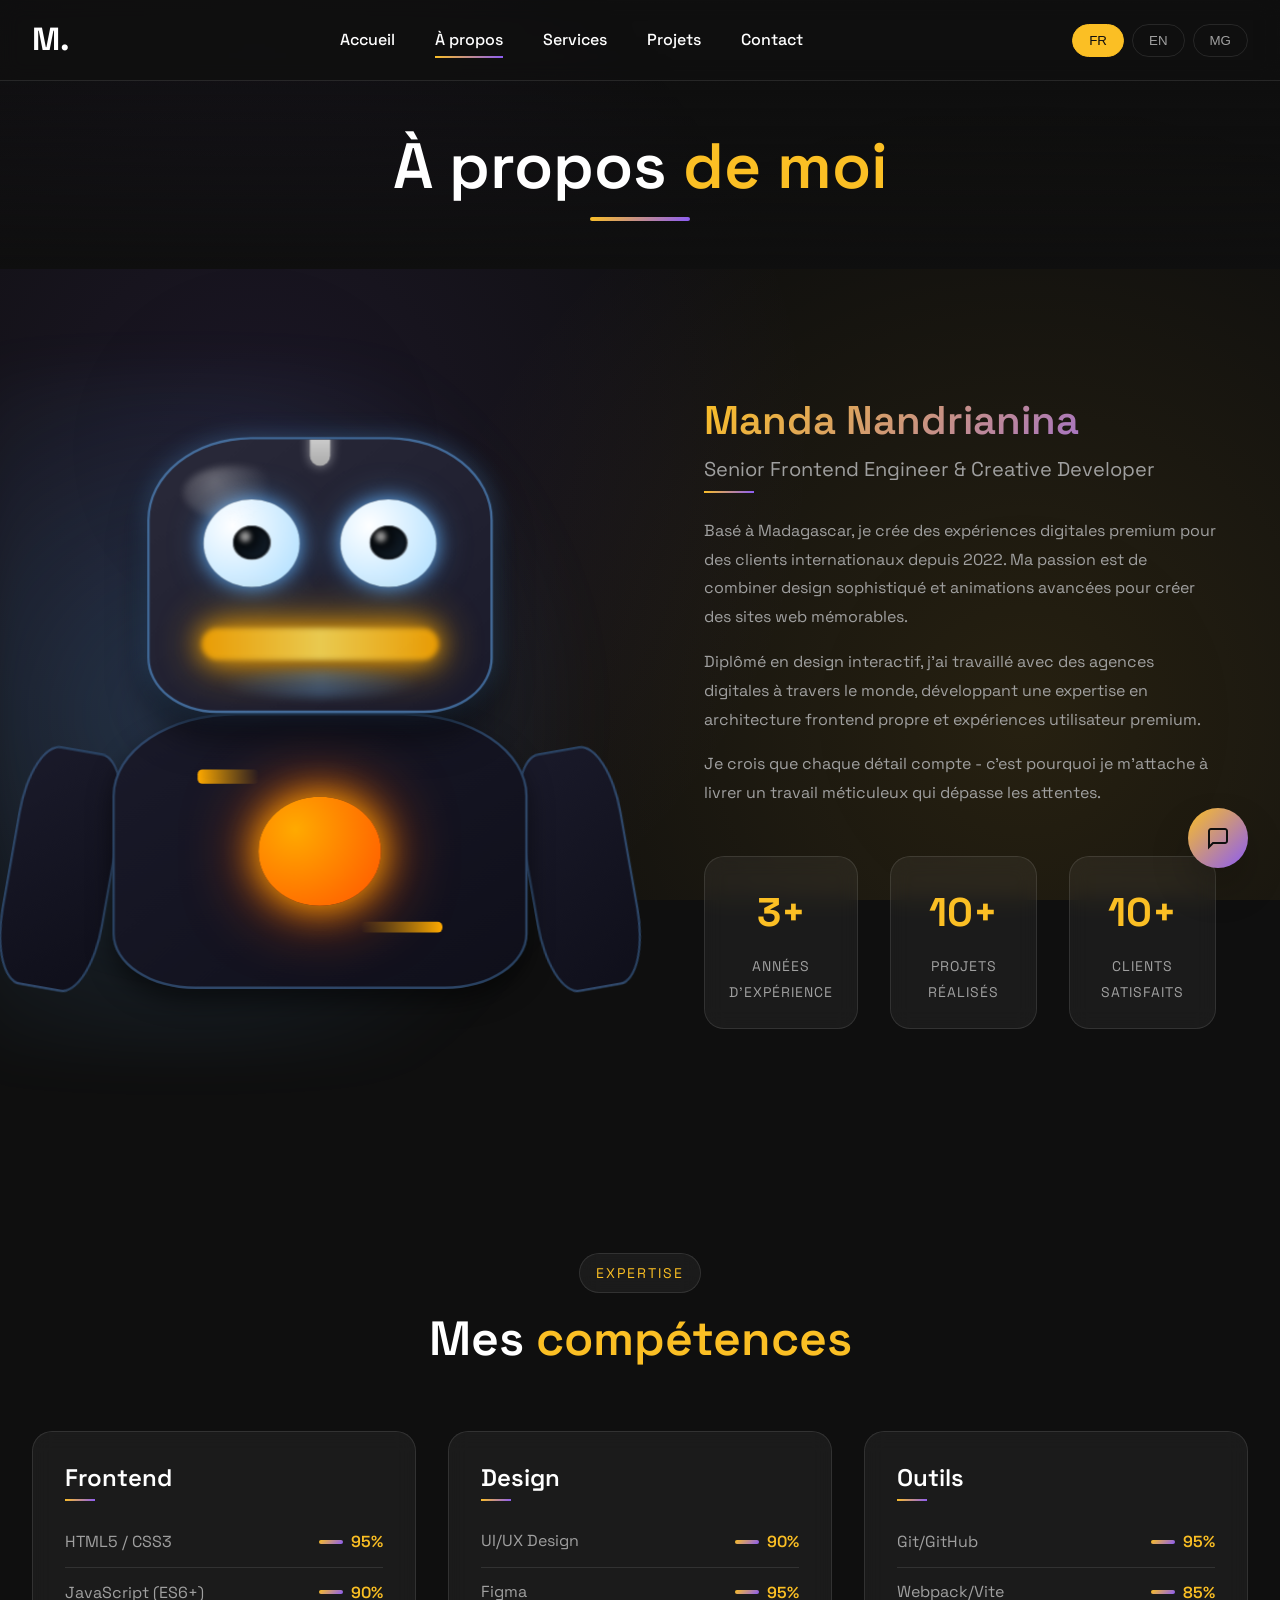
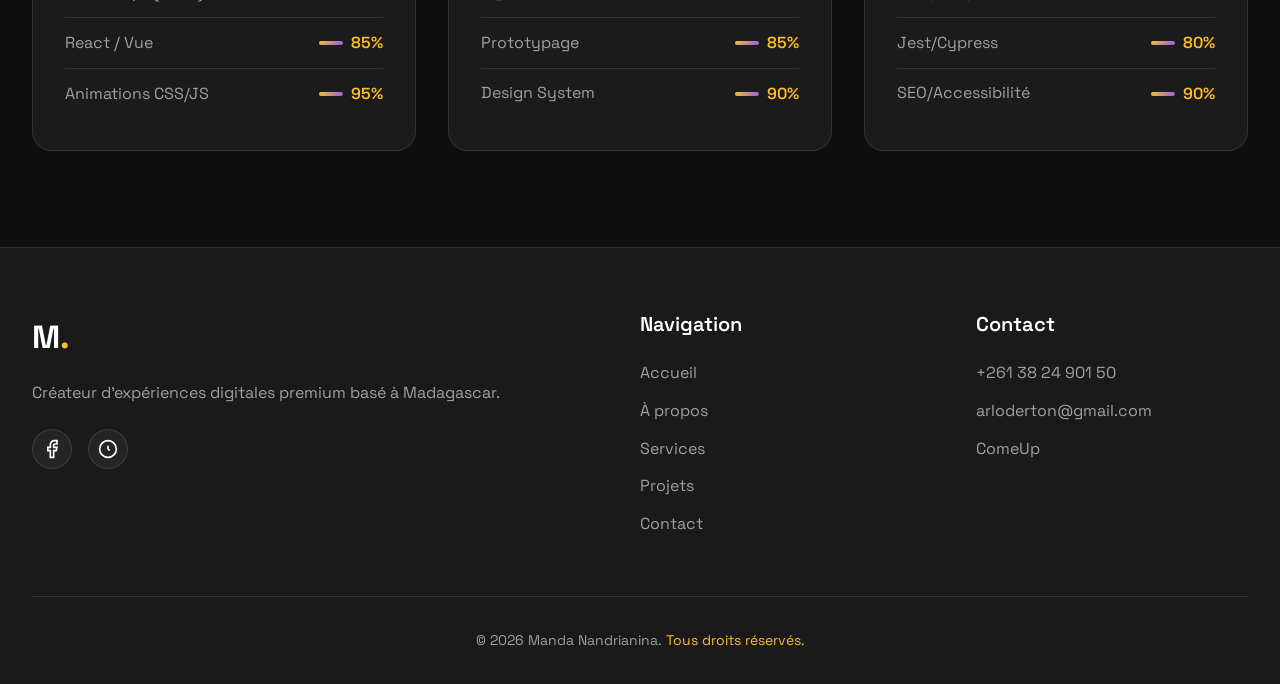
<file: portfolio/about.html>
<!DOCTYPE html>
<html lang="fr">
<head>
    <meta charset="UTF-8">
    <meta name="viewport" content="width=device-width, initial-scale=1.0">
    <!-- Favicons premium avec lettre 'M' - Couleurs exactes Canva -->
<link rel="icon" type="image/svg+xml" href="data:image/svg+xml,%3Csvg xmlns='http://www.w3.org/2000/svg' viewBox='0 0 100 100'%3E%3Cdefs%3E%3ClinearGradient id='grad' x1='0%25' y1='0%25' x2='100%25' y2='100%25'%3E%3Cstop offset='0%25' stop-color='%23FF6B9D'/%3E%3Cstop offset='50%25' stop-color='%23A259FF'/%3E%3Cstop offset='100%25' stop-color='%233B9AE1'/%3E%3C/linearGradient%3E%3C/defs%3E%3Ccircle cx='50' cy='50' r='45' fill='url(%23grad)'/%3E%3Ctext x='50' y='68' font-family='Arial Black, Helvetica, sans-serif' font-size='60' font-weight='bold' text-anchor='middle' fill='white'%3EM%3C/text%3E%3C/svg%3E" sizes="any">

<!-- Version PNG -->
<link rel="icon" type="image/png" href="data:image/svg+xml,%3Csvg xmlns='http://www.w3.org/2000/svg' viewBox='0 0 100 100'%3E%3Cdefs%3E%3ClinearGradient id='grad' x1='0%25' y1='0%25' x2='100%25' y2='100%25'%3E%3Cstop offset='0%25' stop-color='%23FF6B9D'/%3E%3Cstop offset='50%25' stop-color='%23A259FF'/%3E%3Cstop offset='100%25' stop-color='%233B9AE1'/%3E%3C/linearGradient%3E%3C/defs%3E%3Ccircle cx='50' cy='50' r='45' fill='url(%23grad)'/%3E%3Ctext x='50' y='68' font-family='Arial Black, Helvetica, sans-serif' font-size='60' font-weight='bold' text-anchor='middle' fill='white'%3EM%3C/text%3E%3C/svg%3E">

<!-- Apple Touch Icon -->
<link rel="apple-touch-icon" href="data:image/svg+xml,%3Csvg xmlns='http://www.w3.org/2000/svg' viewBox='0 0 100 100'%3E%3Cdefs%3E%3ClinearGradient id='grad' x1='0%25' y1='0%25' x2='100%25' y2='100%25'%3E%3Cstop offset='0%25' stop-color='%23FF6B9D'/%3E%3Cstop offset='50%25' stop-color='%23A259FF'/%3E%3Cstop offset='100%25' stop-color='%233B9AE1'/%3E%3C/linearGradient%3E%3C/defs%3E%3Ccircle cx='50' cy='50' r='45' fill='url(%23grad)'/%3E%3Ctext x='50' y='68' font-family='Arial Black, Helvetica, sans-serif' font-size='60' font-weight='bold' text-anchor='middle' fill='white'%3EM%3C/text%3E%3C/svg%3E">

<!-- Version 32x32 -->
<link rel="icon" type="image/png" sizes="32x32" href="data:image/svg+xml,%3Csvg xmlns='http://www.w3.org/2000/svg' viewBox='0 0 32 32'%3E%3Cdefs%3E%3ClinearGradient id='grad' x1='0%25' y1='0%25' x2='100%25' y2='100%25'%3E%3Cstop offset='0%25' stop-color='%23FF6B9D'/%3E%3Cstop offset='50%25' stop-color='%23A259FF'/%3E%3Cstop offset='100%25' stop-color='%233B9AE1'/%3E%3C/linearGradient%3E%3C/defs%3E%3Ccircle cx='16' cy='16' r='14' fill='url(%23grad)'/%3E%3Ctext x='16' y='21' font-family='Arial Black, Helvetica, sans-serif' font-size='18' font-weight='bold' text-anchor='middle' fill='white'%3EM%3C/text%3E%3C/svg%3E">

<!-- Version 16x16 -->
<link rel="icon" type="image/png" sizes="16x16" href="data:image/svg+xml,%3Csvg xmlns='http://www.w3.org/2000/svg' viewBox='0 0 16 16'%3E%3Cdefs%3E%3ClinearGradient id='grad' x1='0%25' y1='0%25' x2='100%25' y2='100%25'%3E%3Cstop offset='0%25' stop-color='%23FF6B9D'/%3E%3Cstop offset='50%25' stop-color='%23A259FF'/%3E%3Cstop offset='100%25' stop-color='%233B9AE1'/%3E%3C/linearGradient%3E%3C/defs%3E%3Ccircle cx='8' cy='8' r='7' fill='url(%23grad)'/%3E%3Ctext x='8' y='10.5' font-family='Arial Black, Helvetica, sans-serif' font-size='8' font-weight='bold' text-anchor='middle' fill='white'%3EM%3C/text%3E%3C/svg%3E">
    <title>À propos - Manda Nandrianina</title>
    <meta name="description" content="Découvrez le parcours et l'expertise de Manda Nandrianina, développeur créatif basé à Madagascar.">
    
    <link rel="preconnect" href="https://fonts.googleapis.com">
    <link rel="preconnect" href="https://fonts.gstatic.com" crossorigin>
    <link href="https://fonts.googleapis.com/css2?family=Space+Grotesk:wght@300;400;500;600;700&display=swap" rel="stylesheet">
    
    <style>
        /* ========================================
           STYLE.CSS - PORTFOLIO PREMIUM
           Auteur: Manda Nandrianina
           Description: Styles complets avec animations avancées
        ======================================== */

        /* ----------------------------------------
           VARIABLES & RESET
        ---------------------------------------- */
        :root {
            --color-dark: #0f0f0f;
            --color-dark-light: #1a1a1a;
            --color-yellow: #FBBF24;
            --color-purple: #8B5CF6;
            --color-pink: #EC4899;
            --color-white: #ffffff;
            --color-gray: #a0a0a0;
            --color-gray-light: #e0e0e0;
            
            --gradient-1: linear-gradient(135deg, var(--color-yellow), var(--color-purple));
            --gradient-2: linear-gradient(135deg, var(--color-purple), var(--color-pink));
            --gradient-3: linear-gradient(135deg, var(--color-pink), var(--color-yellow));
            
            --shadow-sm: 0 4px 6px rgba(0, 0, 0, 0.1);
            --shadow-md: 0 10px 25px rgba(0, 0, 0, 0.15);
            --shadow-lg: 0 20px 40px rgba(0, 0, 0, 0.2);
            --shadow-glow: 0 0 30px rgba(251, 191, 36, 0.3);
            
            --glass-bg: rgba(255, 255, 255, 0.05);
            --glass-border: rgba(255, 255, 255, 0.1);
            
            --transition: all 0.4s cubic-bezier(0.175, 0.885, 0.32, 1.275);
            --transition-smooth: all 0.6s cubic-bezier(0.23, 1, 0.32, 1);
            
            --font-primary: 'Space Grotesk', sans-serif;
        }

        * {
            margin: 0;
            padding: 0;
            box-sizing: border-box;
        }

        html {
            scroll-behavior: smooth;
            overflow-x: hidden;
        }

        body {
            font-family: var(--font-primary);
            background-color: var(--color-dark);
            color: var(--color-white);
            line-height: 1.6;
            overflow-x: hidden;
            position: relative;
        }

        body::before {
            content: '';
            position: fixed;
            top: 0;
            left: 0;
            width: 100%;
            height: 100%;
            background: radial-gradient(circle at 20% 50%, rgba(139, 92, 246, 0.1) 0%, transparent 50%),
                        radial-gradient(circle at 80% 80%, rgba(251, 191, 36, 0.1) 0%, transparent 50%);
            pointer-events: none;
            z-index: -1;
        }

        /* ----------------------------------------
           TYPOGRAPHIE
        ---------------------------------------- */
        h1, h2, h3, h4, h5, h6 {
            font-weight: 600;
            line-height: 1.2;
        }

        h1 {
            font-size: clamp(2.5rem, 8vw, 5rem);
        }

        h2 {
            font-size: clamp(2rem, 6vw, 3.5rem);
        }

        h3 {
            font-size: clamp(1.5rem, 4vw, 2rem);
        }

        span {
            color: var(--color-yellow);
        }

        /* ----------------------------------------
           LAYOUT & CONTAINERS
        ---------------------------------------- */
        .container {
            max-width: 1280px;
            margin: 0 auto;
            padding: 0 2rem;
        }

        .section {
            padding: 6rem 0;
            position: relative;
        }

        .section-header {
            text-align: center;
            margin-bottom: 4rem;
        }

        .section-tag {
            display: inline-block;
            font-size: 0.875rem;
            text-transform: uppercase;
            letter-spacing: 2px;
            color: var(--color-yellow);
            margin-bottom: 1rem;
            position: relative;
            padding: 0.5rem 1rem;
            background: var(--glass-bg);
            border: 1px solid var(--glass-border);
            border-radius: 30px;
            backdrop-filter: blur(10px);
        }

        .section-title {
            font-size: clamp(2rem, 5vw, 3rem);
        }

        /* ----------------------------------------
           HEADER & NAVIGATION
        ---------------------------------------- */
        .header {
            position: fixed;
            top: 0;
            left: 0;
            width: 100%;
            z-index: 1000;
            background: rgba(15, 15, 15, 0.8);
            backdrop-filter: blur(10px);
            border-bottom: 1px solid var(--glass-border);
            transition: var(--transition);
        }

        .header.scrolled {
            padding: 0.5rem 0;
            background: rgba(15, 15, 15, 0.95);
        }

        .nav {
            display: flex;
            justify-content: space-between;
            align-items: center;
            height: 80px;
        }

        .nav__logo {
            font-size: 2rem;
            font-weight: 700;
            text-decoration: none;
            color: var(--color-white);
        }

        .nav__logo span {
            color: var(--color-yellow);
        }

        .nav__menu {
            display: flex;
            gap: 2.5rem;
            list-style: none;
        }

        .nav__link {
            color: var(--color-white);
            text-decoration: none;
            font-weight: 500;
            position: relative;
            padding: 0.5rem 0;
            transition: var(--transition);
        }

        .nav__link::after {
            content: '';
            position: absolute;
            bottom: 0;
            left: 0;
            width: 0;
            height: 2px;
            background: var(--gradient-1);
            transition: var(--transition);
        }

        .nav__link:hover::after,
        .nav__link.active::after {
            width: 100%;
        }

        .nav__lang {
            display: flex;
            gap: 0.5rem;
        }

        .lang-btn {
            background: transparent;
            border: 1px solid var(--glass-border);
            color: var(--color-gray);
            padding: 0.5rem 1rem;
            border-radius: 20px;
            cursor: pointer;
            font-weight: 500;
            transition: var(--transition);
        }

        .lang-btn:hover,
        .lang-btn.active {
            background: var(--color-yellow);
            color: var(--color-dark);
            border-color: var(--color-yellow);
        }

        .nav__burger {
            display: none;
            flex-direction: column;
            gap: 6px;
            background: transparent;
            border: none;
            cursor: pointer;
            padding: 0.5rem;
        }

        .nav__burger span {
            width: 30px;
            height: 2px;
            background: var(--color-white);
            transition: var(--transition);
        }

        /* Mobile Menu */
        .mobile-menu {
            position: fixed;
            top: 0;
            right: -100%;
            width: 100%;
            height: 100vh;
            background: var(--color-dark);
            z-index: 999;
            display: flex;
            flex-direction: column;
            justify-content: center;
            align-items: center;
            transition: var(--transition-smooth);
            opacity: 0;
        }

        .mobile-menu.active {
            right: 0;
            opacity: 1;
        }

        .mobile-menu__list {
            list-style: none;
            text-align: center;
            margin-bottom: 3rem;
        }

        .mobile-menu__link {
            display: block;
            font-size: 2rem;
            color: var(--color-white);
            text-decoration: none;
            padding: 1rem;
            transition: var(--transition);
        }

        .mobile-menu__link:hover {
            color: var(--color-yellow);
            transform: translateX(10px);
        }

        /* ----------------------------------------
           PAGE HEADER
        ---------------------------------------- */
        .page-header {
            padding: 8rem 0 4rem;
            text-align: center;
            background: linear-gradient(to bottom, transparent, var(--color-dark));
        }

        .page-title {
            font-size: clamp(2.5rem, 8vw, 4rem);
            position: relative;
            display: inline-block;
        }

        .page-title::after {
            content: '';
            position: absolute;
            bottom: -1rem;
            left: 50%;
            transform: translateX(-50%);
            width: 100px;
            height: 4px;
            background: var(--gradient-1);
            border-radius: 2px;
        }

        /* ----------------------------------------
           BIO SECTION
        ---------------------------------------- */
        .bio__container {
            display: grid;
            grid-template-columns: 1fr 1fr;
            gap: 4rem;
            align-items: center;
        }

        /* ========================================
           ROBOT 3D REALISTE AVEC SUIVI DU CURSEUR
           (Loha mihetsika, maso manaraka cursor, vatana mijanona)
        ======================================== */

        /* Avatar Robot 3D Premium */
        .avatar-container {
            position: relative;
            width: 100%;
            max-width: 500px;
            margin: 0 auto;
            perspective: 1000px;
        }

        .avatar-container--large {
            max-width: 600px;
        }

        .robot-3d {
            position: relative;
            width: 100%;
            padding-bottom: 100%;
            transform-style: preserve-3d;
            animation: float 6s ease-in-out infinite;
        }

        .robot-3d--large {
            transform: scale(1.2);
        }

        /* Loha robot (mihetsika manaraka cursor) */
        .robot-head {
            position: absolute;
            top: 10%;
            left: 25%;
            width: 50%;
            height: 40%;
            background: linear-gradient(145deg, #2a2a3a, #1a1a2a);
            border: 2px solid rgba(100, 180, 255, 0.5);
            border-radius: 30% 30% 20% 20%;
            overflow: hidden;
            box-shadow: 0 20px 30px rgba(0, 0, 0, 0.5), 
                        0 0 20px rgba(100, 180, 255, 0.3);
            transform-style: preserve-3d;
            transition: transform 0.1s ease-out;
            z-index: 10;
            backdrop-filter: blur(2px);
        }

        /* Effet de brillance sur le casque */
        .robot-head::before {
            content: '';
            position: absolute;
            top: 10%;
            left: 10%;
            width: 30%;
            height: 20%;
            background: radial-gradient(circle at 30% 30%, rgba(255, 255, 255, 0.3), transparent 70%);
            border-radius: 50%;
            filter: blur(3px);
            z-index: 2;
        }

        .robot-head::after {
            content: '';
            position: absolute;
            bottom: 5%;
            left: 20%;
            width: 60%;
            height: 10%;
            background: linear-gradient(90deg, transparent, rgba(100, 180, 255, 0.3), transparent);
            border-radius: 50%;
            filter: blur(4px);
            animation: headGlow 3s infinite alternate;
        }

        @keyframes headGlow {
            0% { opacity: 0.3; filter: blur(3px); }
            100% { opacity: 0.8; filter: blur(6px); }
        }

        .robot-face {
            position: relative;
            width: 100%;
            height: 100%;
            display: flex;
            flex-direction: column;
            align-items: center;
            justify-content: center;
            gap: 5%;
            transform: translateZ(5px);
        }

        /* Zone des yeux */
        .robot-eyes-container {
            display: flex;
            justify-content: center;
            align-items: center;
            gap: 15%;
            width: 80%;
            height: 40%;
            position: relative;
        }

        .robot-eye {
            position: relative;
            width: 35%;
            height: 80%;
            background: radial-gradient(circle at 30% 30%, #ffffff, #aaddff);
            border-radius: 50%;
            box-shadow: 0 0 15px rgba(100, 180, 255, 0.8), 
                        0 0 30px rgba(100, 180, 255, 0.4);
            overflow: hidden;
            transition: all 0.1s ease;
            transform-style: preserve-3d;
        }

        /* Pupille (izay manaraka cursor) */
        .eye-pupil {
            position: absolute;
            width: 40%;
            height: 40%;
            background: radial-gradient(circle at 30% 30%, #000, #1a2a3a);
            border-radius: 50%;
            top: 50%;
            left: 50%;
            transform: translate(-50%, -50%);
            box-shadow: inset 0 0 5px rgba(0,0,0,0.8);
            border: 1px solid rgba(255,255,255,0.3);
            transition: transform 0.05s linear;
        }

        /* Reflet dans l'oeil */
        .eye-pupil::after {
            content: '';
            position: absolute;
            top: 15%;
            left: 15%;
            width: 30%;
            height: 30%;
            background: rgba(255, 255, 255, 0.6);
            border-radius: 50%;
            filter: blur(2px);
        }

        /* Visière (bandeau lumineux) */
        .robot-visor {
            width: 70%;
            height: 12%;
            background: linear-gradient(90deg, #ffaa00, #ffdd55, #ffaa00);
            border-radius: 20px;
            filter: blur(2px);
            box-shadow: 0 0 20px #ffaa00, 0 0 40px #ffaa00;
            animation: visorPulse 2s infinite alternate;
            margin-top: 5%;
            opacity: 0.9;
        }

        @keyframes visorPulse {
            0% { opacity: 0.7; filter: blur(3px); }
            100% { opacity: 1; filter: blur(5px); box-shadow: 0 0 30px #ffaa00; }
        }

        /* Antenne */
        .robot-antenna {
            position: absolute;
            top: -15%;
            left: 50%;
            transform: translateX(-50%);
            width: 6%;
            height: 25%;
            background: linear-gradient(to top, #aaa, #fff);
            border-radius: 20px;
            box-shadow: 0 0 10px rgba(255,255,255,0.5);
        }

        .antenna-tip {
            position: absolute;
            top: -30%;
            left: 50%;
            transform: translateX(-50%);
            width: 200%;
            height: 40%;
            background: radial-gradient(circle at 30% 30%, #ffaa00, #ff5500);
            border-radius: 50%;
            box-shadow: 0 0 20px #ffaa00;
            animation: tipGlow 1.5s infinite alternate;
        }

        @keyframes tipGlow {
            0% { opacity: 0.7; filter: blur(1px); }
            100% { opacity: 1; filter: blur(3px); }
        }

        /* Vatana (tsy mihetsika) */
        .robot-body {
            position: absolute;
            top: 50%;
            left: 20%;
            width: 60%;
            height: 40%;
            background: linear-gradient(145deg, #1a1a2a, #0f0f1a);
            border: 2px solid rgba(100, 180, 255, 0.3);
            border-radius: 30% 30% 20% 20%;
            overflow: hidden;
            box-shadow: 0 10px 20px rgba(0,0,0,0.5);
            transform-style: preserve-3d;
            z-index: 5;
        }

        /* Cœur / Core */
        .robot-core {
            position: absolute;
            top: 50%;
            left: 50%;
            transform: translate(-50%, -50%);
            width: 30%;
            height: 40%;
            background: radial-gradient(circle at 30% 30%, #ffaa00, #ff5500);
            border-radius: 50%;
            box-shadow: 0 0 30px #ffaa00, 0 0 60px #ff5500;
            animation: corePulse 2s infinite alternate;
        }

        @keyframes corePulse {
            0% { transform: translate(-50%, -50%) scale(1); opacity: 0.8; }
            100% { transform: translate(-50%, -50%) scale(1.1); opacity: 1; }
        }

        /* Bras */
        .robot-arm {
            position: absolute;
            width: 15%;
            height: 35%;
            background: linear-gradient(145deg, #1a1a2a, #0f0f1a);
            border: 2px solid rgba(100, 180, 255, 0.3);
            border-radius: 30%;
            top: 55%;
            z-index: 4;
        }

        .robot-arm.left {
            left: 5%;
            transform: rotate(10deg);
        }

        .robot-arm.right {
            right: 5%;
            transform: rotate(-10deg);
        }

        /* Détails mécaniques */
        .robot-detail {
            position: absolute;
            background: rgba(100, 180, 255, 0.2);
            border-radius: 4px;
        }

        .detail-1 {
            top: 20%;
            left: 20%;
            width: 15%;
            height: 5%;
            background: linear-gradient(90deg, #ffaa00, transparent);
        }

        .detail-2 {
            bottom: 20%;
            right: 20%;
            width: 20%;
            height: 4%;
            background: linear-gradient(90deg, transparent, #ffaa00);
        }

        /* Effet de glow global */
        .robot-glow {
            position: absolute;
            top: 0;
            left: 0;
            width: 100%;
            height: 100%;
            background: radial-gradient(circle at 30% 50%, rgba(100,180,255,0.2), transparent 70%);
            filter: blur(20px);
            animation: glowPulse 4s infinite alternate;
            pointer-events: none;
            z-index: 0;
        }

        @keyframes glowPulse {
            0% { opacity: 0.2; }
            100% { opacity: 0.5; }
        }

        /* Animation flottante globale */
        @keyframes float {
            0%, 100% { transform: translateY(0) rotateX(0deg); }
            50% { transform: translateY(-10px) rotateX(2deg); }
        }

        /* Animation blink (tsy dia matetika loatra) */
        @keyframes blink {
            0%, 95%, 100% { transform: scaleY(1); }
            97.5% { transform: scaleY(0.1); }
        }

        .bio__content {
            padding: 2rem;
        }

        .bio__name {
            font-size: 2.5rem;
            margin-bottom: 0.5rem;
            background: var(--gradient-1);
            -webkit-background-clip: text;
            -webkit-text-fill-color: transparent;
            background-clip: text;
        }

        .bio__role {
            font-size: 1.25rem;
            color: var(--color-gray);
            margin-bottom: 2rem;
            position: relative;
            display: inline-block;
        }

        .bio__role::after {
            content: '';
            position: absolute;
            bottom: -0.5rem;
            left: 0;
            width: 50px;
            height: 2px;
            background: var(--gradient-1);
        }

        .bio__text {
            margin-bottom: 2rem;
        }

        .bio__text p {
            color: var(--color-gray);
            margin-bottom: 1rem;
            line-height: 1.8;
        }

        .bio__stats {
            display: grid;
            grid-template-columns: repeat(3, 1fr);
            gap: 2rem;
            margin-top: 3rem;
        }

        .stat {
            text-align: center;
            padding: 1.5rem;
            background: var(--glass-bg);
            border: 1px solid var(--glass-border);
            border-radius: 20px;
            backdrop-filter: blur(10px);
            transition: var(--transition);
        }

        .stat:hover {
            transform: translateY(-10px);
            background: rgba(255, 255, 255, 0.1);
            border-color: var(--color-yellow);
        }

        .stat__number {
            display: block;
            font-size: 2.5rem;
            font-weight: 700;
            color: var(--color-yellow);
            margin-bottom: 0.5rem;
        }

        .stat__label {
            font-size: 0.875rem;
            color: var(--color-gray);
            text-transform: uppercase;
            letter-spacing: 1px;
        }

        /* ----------------------------------------
           COMPÉTENCES
        ---------------------------------------- */
        .skills__grid {
            display: grid;
            grid-template-columns: repeat(auto-fit, minmax(300px, 1fr));
            gap: 2rem;
        }

        .skill-category {
            background: var(--glass-bg);
            border: 1px solid var(--glass-border);
            border-radius: 20px;
            padding: 2rem;
            backdrop-filter: blur(10px);
            transition: var(--transition);
        }

        .skill-category:hover {
            transform: translateY(-10px);
            border-color: var(--color-yellow);
            box-shadow: var(--shadow-glow);
        }

        .skill-category__title {
            font-size: 1.5rem;
            margin-bottom: 1.5rem;
            position: relative;
            display: inline-block;
        }

        .skill-category__title::after {
            content: '';
            position: absolute;
            bottom: -0.5rem;
            left: 0;
            width: 30px;
            height: 2px;
            background: var(--gradient-1);
        }

        .skill-list {
            list-style: none;
        }

        .skill-list li {
            display: flex;
            justify-content: space-between;
            align-items: center;
            padding: 0.75rem 0;
            border-bottom: 1px solid var(--glass-border);
            color: var(--color-gray);
        }

        .skill-list li:last-child {
            border-bottom: none;
        }

        .skill-list li span {
            color: var(--color-yellow);
            font-weight: 600;
            position: relative;
        }

        .skill-list li span::before {
            content: '';
            position: absolute;
            left: -2rem;
            top: 50%;
            transform: translateY(-50%);
            width: 1.5rem;
            height: 4px;
            background: var(--gradient-1);
            border-radius: 2px;
        }

        /* ----------------------------------------
           FOOTER
        ---------------------------------------- */
        .footer {
            background: var(--color-dark-light);
            border-top: 1px solid var(--glass-border);
            padding: 4rem 0 2rem;
        }

        .footer__grid {
            display: grid;
            grid-template-columns: 2fr 1fr 1fr;
            gap: 4rem;
            margin-bottom: 3rem;
        }

        .footer__logo {
            display: inline-block;
            font-size: 2rem;
            font-weight: 700;
            text-decoration: none;
            color: var(--color-white);
            margin-bottom: 1rem;
        }

        .footer__logo span {
            color: var(--color-yellow);
        }

        .footer__desc {
            color: var(--color-gray);
            margin-bottom: 1.5rem;
        }

        .footer__social {
            display: flex;
            gap: 1rem;
        }

        .social-link {
            width: 40px;
            height: 40px;
            border-radius: 50%;
            background: var(--glass-bg);
            border: 1px solid var(--glass-border);
            display: flex;
            align-items: center;
            justify-content: center;
            color: var(--color-white);
            transition: var(--transition);
        }

        .social-link:hover {
            background: var(--color-yellow);
            color: var(--color-dark);
            transform: translateY(-5px);
        }

        .footer__title {
            font-size: 1.25rem;
            margin-bottom: 1.5rem;
        }

        .footer__links ul,
        .footer__contact ul {
            list-style: none;
        }

        .footer__links li,
        .footer__contact li {
            margin-bottom: 0.75rem;
        }

        .footer__links a,
        .footer__contact a {
            color: var(--color-gray);
            text-decoration: none;
            transition: var(--transition);
        }

        .footer__links a:hover,
        .footer__contact a:hover {
            color: var(--color-yellow);
            padding-left: 5px;
        }

        .footer__bottom {
            text-align: center;
            padding-top: 2rem;
            border-top: 1px solid var(--glass-border);
            color: var(--color-gray);
            font-size: 0.875rem;
        }

        /* ----------------------------------------
           CHATBOT
        ---------------------------------------- */
        .chatbot {
            position: fixed;
            bottom: 2rem;
            right: 2rem;
            z-index: 1000;
        }

        .chatbot__toggle {
            width: 60px;
            height: 60px;
            border-radius: 50%;
            background: var(--gradient-1);
            border: none;
            color: var(--color-dark);
            cursor: pointer;
            box-shadow: var(--shadow-lg);
            transition: var(--transition);
            position: relative;
            overflow: hidden;
            display: flex;
            align-items: center;
            justify-content: center;
        }

        .chatbot__toggle:hover {
            transform: scale(1.1) rotate(5deg);
            box-shadow: var(--shadow-glow);
        }

        .chatbot__window {
            position: absolute;
            bottom: 80px;
            right: 0;
            width: 350px;
            height: 500px;
            background: var(--glass-bg);
            backdrop-filter: blur(20px);
            border: 1px solid var(--glass-border);
            border-radius: 20px;
            overflow: hidden;
            display: none;
            flex-direction: column;
            box-shadow: var(--shadow-lg);
            transform-origin: bottom right;
            animation: slideIn 0.3s ease-out;
        }

        .chatbot__window.active {
            display: flex;
        }

        @keyframes slideIn {
            from {
                opacity: 0;
                transform: scale(0.8);
            }
            to {
                opacity: 1;
                transform: scale(1);
            }
        }

        .chatbot__header {
            padding: 1.5rem;
            background: var(--gradient-1);
            display: flex;
            justify-content: space-between;
            align-items: center;
        }

        .chatbot__header h3 {
            color: var(--color-dark);
            font-size: 1.1rem;
            margin: 0;
        }

        .chatbot__close {
            background: transparent;
            border: none;
            color: var(--color-dark);
            font-size: 1.5rem;
            cursor: pointer;
            transition: var(--transition);
            width: 30px;
            height: 30px;
            display: flex;
            align-items: center;
            justify-content: center;
        }

        .chatbot__close:hover {
            transform: rotate(90deg);
        }

        .chatbot__messages {
            flex: 1;
            padding: 1.5rem;
            overflow-y: auto;
            display: flex;
            flex-direction: column;
            gap: 1rem;
        }

        .message {
            max-width: 80%;
            padding: 1rem;
            border-radius: 20px;
            animation: messageSlide 0.3s ease-out;
            word-wrap: break-word;
        }

        @keyframes messageSlide {
            from {
                opacity: 0;
                transform: translateY(20px);
            }
            to {
                opacity: 1;
                transform: translateY(0);
            }
        }

        .message--user {
            align-self: flex-end;
            background: var(--gradient-1);
            color: var(--color-dark);
            border-bottom-right-radius: 5px;
        }

        .message--bot {
            align-self: flex-start;
            background: var(--glass-bg);
            border: 1px solid var(--glass-border);
            border-bottom-left-radius: 5px;
        }

        /* Styles pour les boutons dans le chat */
        .message--buttons {
            background: transparent !important;
            border: none !important;
            backdrop-filter: none !important;
            display: flex;
            flex-wrap: wrap;
            gap: 0.5rem;
            padding: 0.5rem !important;
            max-width: 100%;
        }

        .chat-btn {
            background: var(--glass-bg);
            border: 1px solid var(--glass-border);
            color: var(--color-white);
            padding: 0.75rem 1rem;
            margin: 0.25rem;
            border-radius: 30px;
            cursor: pointer;
            font-size: 0.9rem;
            transition: var(--transition);
            display: inline-flex;
            align-items: center;
            gap: 0.5rem;
            backdrop-filter: blur(5px);
            font-family: var(--font-primary);
        }

        .chat-btn:hover {
            background: var(--gradient-1);
            border-color: transparent;
            color: var(--color-dark);
            transform: translateY(-2px);
            box-shadow: var(--shadow-glow);
        }

        .lang-btn-chat {
            font-size: 1rem;
            padding: 0.5rem 1rem;
            min-width: 120px;
        }

        .service-btn {
            font-size: 0.9rem;
            padding: 0.6rem 1rem;
            background: linear-gradient(135deg, rgba(251, 191, 36, 0.1), rgba(139, 92, 246, 0.1));
        }

        .subservice-btn {
            font-size: 0.85rem;
            padding: 0.5rem 0.75rem;
            background: rgba(255, 255, 255, 0.05);
        }

        .answer-btn {
            font-size: 0.85rem;
            padding: 0.5rem 0.75rem;
            background: rgba(139, 92, 246, 0.1);
            border-color: rgba(139, 92, 246, 0.3);
        }

        .cta-btn {
            font-size: 0.9rem;
            padding: 0.75rem 1rem;
            background: linear-gradient(135deg, rgba(251, 191, 36, 0.2), rgba(236, 72, 153, 0.2));
            border-color: rgba(251, 191, 36, 0.3);
        }

        .quick-answer-btn {
            font-size: 0.85rem;
            padding: 0.5rem 0.75rem;
            background: rgba(236, 72, 153, 0.1);
            border-color: rgba(236, 72, 153, 0.3);
        }

        .chatbot__input {
            padding: 1rem;
            display: flex;
            gap: 0.5rem;
            border-top: 1px solid var(--glass-border);
        }

        .chatbot__input input {
            flex: 1;
            padding: 0.75rem;
            background: transparent;
            border: 2px solid var(--glass-border);
            border-radius: 30px;
            color: var(--color-white);
            font-family: var(--font-primary);
        }

        .chatbot__input input:focus {
            outline: none;
            border-color: var(--color-yellow);
        }

        .chatbot__send {
            width: 45px;
            height: 45px;
            border-radius: 50%;
            background: var(--gradient-1);
            border: none;
            color: var(--color-dark);
            cursor: pointer;
            transition: var(--transition);
            display: flex;
            align-items: center;
            justify-content: center;
        }

        .chatbot__send:hover {
            transform: scale(1.1);
        }

        .chat-notification {
            position: absolute;
            top: 0;
            right: 0;
            width: 12px;
            height: 12px;
            background: #ff4444;
            border-radius: 50%;
            animation: pulse 1s ease-in-out infinite;
        }

        /* ----------------------------------------
           ANIMATIONS
        ---------------------------------------- */
        @keyframes blink {
            0%, 90%, 100% { transform: scaleY(1); }
            95% { transform: scaleY(0.1); }
        }

        @keyframes glow {
            0%, 100% { opacity: 0.5; filter: blur(5px); }
            50% { opacity: 1; filter: blur(8px); }
        }

        @keyframes pulse {
            0%, 100% { transform: scale(1); opacity: 1; }
            50% { transform: scale(1.2); opacity: 0.7; }
        }

        @keyframes scrollLine {
            0% { transform: scaleY(0); transform-origin: top; }
            50% { transform: scaleY(1); transform-origin: top; }
            50.1% { transform: scaleY(1); transform-origin: bottom; }
            100% { transform: scaleY(0); transform-origin: bottom; }
        }

        /* Scroll Reveal Animation */
        .reveal {
            opacity: 0;
            transform: translateY(50px);
            transition: all 1s cubic-bezier(0.5, 0, 0, 1);
        }

        .reveal.active {
            opacity: 1;
            transform: translateY(0);
        }

        /* Page Transition */
        .page-transition {
            position: fixed;
            top: 0;
            left: 0;
            width: 100%;
            height: 100%;
            background: var(--color-dark);
            z-index: 9999;
            animation: pageTransition 0.5s ease-in-out forwards;
        }

        @keyframes pageTransition {
            0% {
                transform: scaleY(0);
                transform-origin: top;
            }
            50% {
                transform: scaleY(1);
                transform-origin: top;
            }
            51% {
                transform: scaleY(1);
                transform-origin: bottom;
            }
            100% {
                transform: scaleY(0);
                transform-origin: bottom;
            }
        }

        /* ----------------------------------------
           RESPONSIVE
        ---------------------------------------- */
        @media (max-width: 1024px) {
            .nav__menu {
                display: none;
            }
            
            .nav__burger {
                display: flex;
            }
            
            .bio__container {
                grid-template-columns: 1fr;
                gap: 2rem;
            }
            
            .bio__image {
                order: -1;
            }
            
            .footer__grid {
                grid-template-columns: 1fr;
                gap: 2rem;
            }
            
            .robot-3d--large {
                transform: scale(1);
            }
        }

        @media (max-width: 768px) {
            .section {
                padding: 4rem 0;
            }
            
            .bio__stats {
                grid-template-columns: 1fr;
            }
            
            .skills__grid {
                grid-template-columns: 1fr;
            }
            
            .chatbot__window {
                width: 300px;
                right: 0;
                height: 450px;
            }
            
            .message--buttons {
                flex-direction: column;
            }
            
            .chat-btn {
                width: 100%;
                justify-content: center;
            }
            
            .robot-3d--large {
                transform: scale(0.9);
            }
        }

        @media (max-width: 480px) {
            .container {
                padding: 0 1rem;
            }
            
            .nav__lang .lang-btn {
                padding: 0.25rem 0.5rem;
                font-size: 0.875rem;
            }
            
            .bio__name {
                font-size: 2rem;
            }
        }

        /* Support pour prefers-reduced-motion */
        @media (prefers-reduced-motion: reduce) {
            * {
                animation-duration: 0.01ms !important;
                animation-iteration-count: 1 !important;
                transition-duration: 0.01ms !important;
                scroll-behavior: auto !important;
            }
        }
    </style>
</head>
<body>
    <!-- Header fixe premium -->
    <header class="header">
        <nav class="nav container">
            <a href="index.html" class="nav__logo" data-i18n="logo">M<span>.</span></a>
            
            <!-- Menu desktop -->
            <ul class="nav__menu">
                <li><a href="index.html" class="nav__link" data-i18n="nav.home">Accueil</a></li>
                <li><a href="about.html" class="nav__link active" data-i18n="nav.about">À propos</a></li>
                <li><a href="services.html" class="nav__link" data-i18n="nav.services">Services</a></li>
                <li><a href="projects.html" class="nav__link" data-i18n="nav.projects">Projets</a></li>
                <li><a href="contact.html" class="nav__link" data-i18n="nav.contact">Contact</a></li>
            </ul>
            
            <!-- Language switcher premium -->
            <div class="nav__lang">
                <button class="lang-btn active" data-lang="fr">FR</button>
                <button class="lang-btn" data-lang="en">EN</button>
                <button class="lang-btn" data-lang="mg">MG</button>
            </div>
            
            <!-- Menu mobile burger -->
            <button class="nav__burger" aria-label="Menu">
                <span></span>
                <span></span>
                <span></span>
            </button>
        </nav>
        
        <!-- Menu mobile animé -->
        <div class="mobile-menu">
            <ul class="mobile-menu__list">
                <li><a href="index.html" class="mobile-menu__link" data-i18n="nav.home">Accueil</a></li>
                <li><a href="about.html" class="mobile-menu__link active" data-i18n="nav.about">À propos</a></li>
                <li><a href="services.html" class="mobile-menu__link" data-i18n="nav.services">Services</a></li>
                <li><a href="projects.html" class="mobile-menu__link" data-i18n="nav.projects">Projets</a></li>
                <li><a href="contact.html" class="mobile-menu__link" data-i18n="nav.contact">Contact</a></li>
            </ul>
            
            <div class="mobile-menu__lang">
                <button class="lang-btn active" data-lang="fr">FR</button>
                <button class="lang-btn" data-lang="en">EN</button>
                <button class="lang-btn" data-lang="mg">MG</button>
            </div>
        </div>
    </header>

    <main>
        <!-- Page header -->
        <section class="page-header section">
            <div class="container">
                <h1 class="page-title reveal" data-i18n="about.title">À propos <span>de moi</span></h1>
            </div>
        </section>

        <!-- Bio section -->
        <section class="bio section">
            <div class="container bio__container">
                <div class="bio__image reveal">
                    <div class="avatar-container avatar-container--large">
                        <div class="robot-3d robot-3d--large">
                            <!-- Loha -->
                            <div class="robot-head">
                                <div class="robot-face">
                                    <div class="robot-eyes-container">
                                        <div class="robot-eye left">
                                            <div class="eye-pupil"></div>
                                        </div>
                                        <div class="robot-eye right">
                                            <div class="eye-pupil"></div>
                                        </div>
                                    </div>
                                    <div class="robot-visor"></div>
                                </div>
                                <div class="robot-antenna">
                                    <div class="antenna-tip"></div>
                                </div>
                            </div>
                            
                            <!-- Vatana (tsy mihetsika) -->
                            <div class="robot-body">
                                <div class="robot-core"></div>
                                <div class="robot-detail detail-1"></div>
                                <div class="robot-detail detail-2"></div>
                            </div>
                            
                            <!-- Bras -->
                            <div class="robot-arm left"></div>
                            <div class="robot-arm right"></div>
                            
                            <!-- Glow -->
                            <div class="robot-glow"></div>
                        </div>
                    </div>
                </div>
                
                <div class="bio__content reveal">
                    <h2 class="bio__name" data-i18n="about.name">Manda Nandrianina</h2>
                    <p class="bio__role" data-i18n="about.role">Senior Frontend Engineer & Creative Developer</p>
                    
                    <div class="bio__text">
                        <p data-i18n="about.bio.p1">Basé à Madagascar, je crée des expériences digitales premium pour des clients internationaux depuis 2019. Ma passion est de combiner design sophistiqué et animations avancées pour créer des sites web mémorables.</p>
                        <p data-i18n="about.bio.p2">Diplômé en design interactif, j'ai travaillé avec des agences digitales à travers le monde, développant une expertise en architecture frontend propre et expériences utilisateur premium.</p>
                        <p data-i18n="about.bio.p3">Je crois que chaque détail compte - c'est pourquoi je m'attache à livrer un travail méticuleux qui dépasse les attentes.</p>
                    </div>
                    
                    <div class="bio__stats">
                        <div class="stat">
                            <span class="stat__number">3+</span>
                            <span class="stat__label" data-i18n="about.stats.years">Années d'expérience</span>
                        </div>
                        <div class="stat">
                            <span class="stat__number">10+</span>
                            <span class="stat__label" data-i18n="about.stats.projects">Projets réalisés</span>
                        </div>
                        <div class="stat">
                            <span class="stat__number">10+</span>
                            <span class="stat__label" data-i18n="about.stats.clients">Clients satisfaits</span>
                        </div>
                    </div>
                </div>
            </div>
        </section>

        <!-- Compétences section -->
        <section class="skills section">
            <div class="container">
                <div class="section-header reveal">
                    <span class="section-tag" data-i18n="skills.tag">Expertise</span>
                    <h2 class="section-title" data-i18n="skills.title">Mes <span>compétences</span></h2>
                </div>
                
                <div class="skills__grid">
                    <!-- Frontend -->
                    <div class="skill-category reveal">
                        <h3 class="skill-category__title" data-i18n="skills.categories.frontend">Frontend</h3>
                        <ul class="skill-list">
                            <li>HTML5 / CSS3 <span>95%</span></li>
                            <li>JavaScript (ES6+) <span>90%</span></li>
                            <li>React / Vue <span>85%</span></li>
                            <li>Animations CSS/JS <span>95%</span></li>
                        </ul>
                    </div>
                    
                    <!-- Design -->
                    <div class="skill-category reveal">
                        <h3 class="skill-category__title" data-i18n="skills.categories.design">Design</h3>
                        <ul class="skill-list">
                            <li>UI/UX Design <span>90%</span></li>
                            <li>Figma <span>95%</span></li>
                            <li>Prototypage <span>85%</span></li>
                            <li>Design System <span>90%</span></li>
                        </ul>
                    </div>
                    
                    <!-- Outils -->
                    <div class="skill-category reveal">
                        <h3 class="skill-category__title" data-i18n="skills.categories.tools">Outils</h3>
                        <ul class="skill-list">
                            <li>Git/GitHub <span>95%</span></li>
                            <li>Webpack/Vite <span>85%</span></li>
                            <li>Jest/Cypress <span>80%</span></li>
                            <li>SEO/Accessibilité <span>90%</span></li>
                        </ul>
                    </div>
                </div>
            </div>
        </section>
    </main>

    <!-- Footer premium -->
    <footer class="footer">
        <div class="container">
            <div class="footer__grid">
                <div class="footer__info">
                    <a href="index.html" class="footer__logo">M<span>.</span></a>
                    <p class="footer__desc" data-i18n="footer.desc">Créateur d'expériences digitales premium basé à Madagascar.</p>
                    
                    <div class="footer__social">
                        <a href="https://www.facebook.com/mandanandrianina.tech" target="_blank" class="social-link" aria-label="Facebook">
                            <svg width="20" height="20" viewBox="0 0 24 24" fill="none">
                                <path d="M18 2H15C13.6739 2 12.4021 2.52678 11.4645 3.46447C10.5268 4.40215 10 5.67392 10 7V10H7V14H10V22H14V14H17L18 10H14V7C14 6.73478 14.1054 6.48043 14.2929 6.29289C14.4804 6.10536 14.7348 6 15 6H18V2Z" stroke="currentColor" stroke-width="2"/>
                            </svg>
                        </a>
                        <a href="https://comeup.com/fr/@manda-nandrianina" target="_blank" class="social-link" aria-label="ComeUp">
                            <svg width="20" height="20" viewBox="0 0 24 24" fill="none">
                                <circle cx="12" cy="12" r="10" stroke="currentColor" stroke-width="2"/>
                                <path d="M12 8V12L14 14" stroke="currentColor" stroke-width="2"/>
                            </svg>
                        </a>
                    </div>
                </div>
                
                <div class="footer__links">
                    <h4 class="footer__title" data-i18n="footer.navigation">Navigation</h4>
                    <ul>
                        <li><a href="index.html" data-i18n="nav.home">Accueil</a></li>
                        <li><a href="about.html" data-i18n="nav.about">À propos</a></li>
                        <li><a href="services.html" data-i18n="nav.services">Services</a></li>
                        <li><a href="projects.html" data-i18n="nav.projects">Projets</a></li>
                        <li><a href="contact.html" data-i18n="nav.contact">Contact</a></li>
                    </ul>
                </div>
                
                <div class="footer__contact">
                    <h4 class="footer__title" data-i18n="footer.contact">Contact</h4>
                    <ul>
                        <li><a href="tel:+261382490150">+261 38 24 901 50</a></li>
                        <li><a href="mailto:arloderton@gmail.com">arloderton@gmail.com</a></li>
                        <li><a href="https://comeup.com/fr/@manda-nandrianina" target="_blank">ComeUp</a></li>
                    </ul>
                </div>
            </div>
            
            <div class="footer__bottom">
                <p>&copy; 2026 Manda Nandrianina. <span data-i18n="footer.rights">Tous droits réservés.</span></p>
            </div>
        </div>
    </footer>

    <!-- Chatbot flottant -->
    <div class="chatbot">
        <button class="chatbot__toggle" aria-label="Ouvrir le chat">
            <svg width="24" height="24" viewBox="0 0 24 24" fill="none">
                <path d="M21 15C21 15.5304 20.7893 16.0391 20.4142 16.4142C20.0391 16.7893 19.5304 17 19 17H7L3 21V5C3 4.46957 3.21071 3.96086 3.58579 3.58579C3.96086 3.21071 4.46957 3 5 3H19C19.5304 3 20.0391 3.21071 20.4142 3.58579C20.7893 3.96086 21 4.46957 21 5V15Z" stroke="currentColor" stroke-width="2"/>
            </svg>
        </button>
        
        <div class="chatbot__window">
            <div class="chatbot__header">
                <h3 data-i18n="chat.title">Assistant virtuel</h3>
                <button class="chatbot__close">&times;</button>
            </div>
            
            <div class="chatbot__messages">
                <div class="message message--bot">
                    <span data-i18n="chat.welcome">Bonjour ! Comment puis-je vous aider ?</span>
                </div>
            </div>
            
            <div class="chatbot__input">
                <input type="text" id="chatInput" placeholder="Votre message..." data-i18n-placeholder="chat.placeholder">
                <button id="sendMessage" class="chatbot__send">
                    <svg width="20" height="20" viewBox="0 0 24 24" fill="none">
                        <path d="M22 2L11 13M22 2L15 22L11 13M22 2L2 9L11 13" stroke="currentColor" stroke-width="2"/>
                    </svg>
                </button>
            </div>
        </div>
    </div>

    <script>
        /**
         * MAIN.JS - PORTFOLIO PREMIUM
         * Auteur: Manda Nandrianina
         * Description: Logique complète avec chatbot assistant commercial avancé
         */

        // ========================================
        // VARIABLES GLOBALES
        // ========================================
        let currentLang = 'fr';

        // ========================================
        // STRUCTURE DES MENUS PAR SERVICE
        // ========================================
        const serviceMenus = {
            website: {
                fr: {
                    title: "Création site web",
                    questions: [
                        {
                            id: "type",
                            text: "Quel type de site souhaitez-vous ?",
                            options: ["Site vitrine", "E-commerce", "Landing page", "Application web", "Blog / Magazine"]
                        },
                        {
                            id: "objective",
                            text: "Quel est l'objectif principal ?",
                            options: ["Générer des ventes", "Renforcer ma crédibilité", "Présenter mon portfolio", "Informer mes clients", "Collecter des leads"]
                        },
                        {
                            id: "pages",
                            text: "Combien de pages prévoyez-vous ?",
                            options: ["1-3 pages", "4-7 pages", "8-15 pages", "Plus de 15 pages"]
                        },
                        {
                            id: "deadline",
                            text: "Quel est votre délai idéal ?",
                            options: ["Urgent (moins d'1 mois)", "Standard (1-3 mois)", "Je peux attendre (3-6 mois)", "Pas de deadline fixe"]
                        },
                        {
                            id: "budget",
                            text: "Quel budget avez-vous envisagé ?",
                            options: ["Moins de 1000€", "1000€ - 3000€", "3000€ - 7000€", "Plus de 7000€"]
                        }
                    ],
                    positioning: "Nous concevons des sites orientés conversion et performance, avec un design qui transforme vos visiteurs en clients.",
                    leadScore: { budget: [0, 5, 10, 15], deadline: [15, 10, 5, 0] }
                },
                en: {
                    title: "Website Creation",
                    questions: [
                        {
                            id: "type",
                            text: "What type of website do you need?",
                            options: ["Showcase site", "E-commerce", "Landing page", "Web application", "Blog / Magazine"]
                        },
                        {
                            id: "objective",
                            text: "What is the main objective?",
                            options: ["Generate sales", "Build credibility", "Showcase portfolio", "Inform clients", "Collect leads"]
                        },
                        {
                            id: "pages",
                            text: "How many pages do you plan?",
                            options: ["1-3 pages", "4-7 pages", "8-15 pages", "More than 15 pages"]
                        },
                        {
                            id: "deadline",
                            text: "What is your ideal timeline?",
                            options: ["Urgent (less than 1 month)", "Standard (1-3 months)", "Flexible (3-6 months)", "No fixed deadline"]
                        },
                        {
                            id: "budget",
                            text: "What budget have you considered?",
                            options: ["Under €1000", "€1000 - €3000", "€3000 - €7000", "Over €7000"]
                        }
                    ],
                    positioning: "We design conversion-focused websites that turn visitors into customers.",
                    leadScore: { budget: [0, 5, 10, 15], deadline: [15, 10, 5, 0] }
                },
                mg: {
                    title: "Famoronana tranonkala",
                    questions: [
                        {
                            id: "type",
                            text: "Karazana tranonkala inona no tadiavinao?",
                            options: ["Tranonkala fanehoana", "E-commerce", "Landing page", "Rindranasa web", "Blog / Gazety"]
                        },
                        {
                            id: "objective",
                            text: "Inona no tanjona lehibe indrindra?",
                            options: ["Hivarotra", "Hanamafy ny maha-azo itokiana", "Haneho ny asako", "Hampahafantatra ny mpanjifa", "Hahazo mpanjifa vaovao"]
                        },
                        {
                            id: "pages",
                            text: "Firy ny pejy kasaina hatao?",
                            options: ["1-3 pejy", "4-7 pejy", "8-15 pejy", "Mihoatra ny 15 pejy"]
                        },
                        {
                            id: "deadline",
                            text: "Rahoviana no tianao ho vita?",
                            options: ["Maika (latsaky ny 1 volana)", "1-3 volana", "3-6 volana", "Tsy maika"]
                        },
                        {
                            id: "budget",
                            text: "Ohatrinona ny teti-bola kasainao?",
                            options: ["Latsaky ny 1000€", "1000€ - 3000€", "3000€ - 7000€", "Mihoatra ny 7000€"]
                        }
                    ],
                    positioning: "Mamorona tranonkala mahomby izahay izay manova ny mpitsidika ho mpanjifa.",
                    leadScore: { budget: [0, 5, 10, 15], deadline: [15, 10, 5, 0] }
                }
            },
            
            design: {
                fr: {
                    title: "Design & Branding",
                    subMenu: {
                        text: "Que souhaitez-vous comme prestation ?",
                        options: [
                            { id: "logo", label: "Création logo", icon: "🎨" },
                            { id: "identity", label: "Identité visuelle complète", icon: "✨" },
                            { id: "photo", label: "Retouche photo professionnelle", icon: "📸" },
                            { id: "social", label: "Design réseaux sociaux", icon: "📱" }
                        ]
                    },
                    questions: [
                        {
                            id: "existing",
                            text: "Avez-vous déjà une identité visuelle ?",
                            options: ["Oui, complète", "Oui, mais à améliorer", "Non, je pars de zéro", "Je ne sais pas"]
                        },
                        {
                            id: "sector",
                            text: "Quel est votre secteur d'activité ?",
                            options: ["Mode/Luxe", "Tech/Startup", "Alimentation/Restauration", "Services pro", "Art/Culture", "Autre"]
                        },
                        {
                            id: "target",
                            text: "Qui est votre cible principale ?",
                            options: ["Particuliers (B2C)", "Professionnels (B2B)", "Les deux", "Marché de niche"]
                        },
                        {
                            id: "timing",
                            text: "Besoin urgent ou projet long terme ?",
                            options: ["Urgent (moins d'1 mois)", "Projet à moyen terme (1-3 mois)", "Projet long terme (+3 mois)", "Je découvre"]
                        }
                    ],
                    positioning: "Un bon design n'est pas qu'esthétique, il influence la perception et la confiance envers votre marque.",
                    leadScore: { existing: [0, 5, 10, 3], timing: [15, 10, 5, 0] }
                },
                en: {
                    title: "Design & Branding",
                    subMenu: {
                        text: "What service are you interested in?",
                        options: [
                            { id: "logo", label: "Logo creation", icon: "🎨" },
                            { id: "identity", label: "Complete visual identity", icon: "✨" },
                            { id: "photo", label: "Professional photo retouching", icon: "📸" },
                            { id: "social", label: "Social media design", icon: "📱" }
                        ]
                    },
                    questions: [
                        {
                            id: "existing",
                            text: "Do you already have a visual identity?",
                            options: ["Yes, complete", "Yes, but needs improvement", "No, starting from scratch", "I don't know"]
                        },
                        {
                            id: "sector",
                            text: "What is your business sector?",
                            options: ["Fashion/Luxury", "Tech/Startup", "Food/Restaurant", "Professional services", "Art/Culture", "Other"]
                        },
                        {
                            id: "target",
                            text: "Who is your main target?",
                            options: ["Consumers (B2C)", "Professionals (B2B)", "Both", "Niche market"]
                        },
                        {
                            id: "timing",
                            text: "Urgent need or long-term project?",
                            options: ["Urgent (less than 1 month)", "Medium-term (1-3 months)", "Long-term (+3 months)", "Just exploring"]
                        }
                    ],
                    positioning: "Good design isn't just aesthetic - it influences perception and trust in your brand.",
                    leadScore: { existing: [0, 5, 10, 3], timing: [15, 10, 5, 0] }
                },
                mg: {
                    title: "Design & Branding",
                    subMenu: {
                        text: "Inona no karazana asa tadiavinao?",
                        options: [
                            { id: "logo", label: "Fanaovana logo", icon: "🎨" },
                            { id: "identity", label: "Identité visuelle feno", icon: "✨" },
                            { id: "photo", label: "Fanitsiana sary matihanina", icon: "📸" },
                            { id: "social", label: "Design ho an'ny réseaux sociaux", icon: "📱" }
                        ]
                    },
                    questions: [
                        {
                            id: "existing",
                            text: "Efa manana identité visuelle ve ianao?",
                            options: ["Eny, feno", "Eny, mila fanatsarana", "Tsia, manomboka aotra", "Tsy fantatro"]
                        },
                        {
                            id: "sector",
                            text: "Inona ny sehatra misy anao?",
                            options: ["Fashion/Luxe", "Tech/Startup", "Sakafo", "Asa matihanina", "Art/Culture", "Hafa"]
                        },
                        {
                            id: "target",
                            text: "Iza no kendrenao?",
                            options: ["Olona tsotra (B2C)", "Orinasa (B2B)", "Samy", "Tsena manokana"]
                        },
                        {
                            id: "timing",
                            text: "Maika ve sa tetikasa maharitra?",
                            options: ["Maika (latsaky ny 1 volana)", "1-3 volana", "Mihoatra ny 3 volana", "Mikaroka fotsiny"]
                        }
                    ],
                    positioning: "Ny design tsara dia tsy tarehy fotsiny, fa misy fiantraikany amin'ny fahatokisan'ny olona anao.",
                    leadScore: { existing: [0, 5, 10, 3], timing: [15, 10, 5, 0] }
                }
            },
            
            video: {
                fr: {
                    title: "Montage Vidéo",
                    subMenu: {
                        text: "Quel type de vidéo souhaitez-vous ?",
                        options: [
                            { id: "promo", label: "Vidéo promotionnelle", icon: "📹" },
                            { id: "ads", label: "Publicité réseaux sociaux", icon: "📱" },
                            { id: "reel", label: "Reel / Short", icon: "🎬" },
                            { id: "corporate", label: "Vidéo corporate", icon: "🏢" }
                        ]
                    },
                    questions: [
                        {
                            id: "duration",
                            text: "Quelle durée souhaitez-vous ?",
                            options: ["Moins de 30 secondes", "30-60 secondes", "1-3 minutes", "Plus de 3 minutes"]
                        },
                        {
                            id: "platform",
                            text: "Sur quelle plateforme sera diffusée la vidéo ?",
                            options: ["Instagram/Facebook", "TikTok", "YouTube", "Site web", "Plusieurs plateformes"]
                        },
                        {
                            id: "footage",
                            text: "Avez-vous déjà les rushs ?",
                            options: ["Oui, j'ai tout", "J'ai quelques éléments", "Non, besoin de tournage", "Je ne sais pas"]
                        },
                        {
                            id: "style",
                            text: "Quel style recherchez-vous ?",
                            options: ["Dynamique et moderne", "Professionnel et sobre", "Créatif et original", "Luxe et premium"]
                        }
                    ],
                    positioning: "La vidéo augmente le taux d'engagement jusqu'à 80% sur les réseaux sociaux.",
                    leadScore: { footage: [15, 10, 5, 0], duration: [5, 10, 5, 0] }
                },
                en: {
                    title: "Video Editing",
                    subMenu: {
                        text: "What type of video do you need?",
                        options: [
                            { id: "promo", label: "Promotional video", icon: "📹" },
                            { id: "ads", label: "Social media ads", icon: "📱" },
                            { id: "reel", label: "Reel / Short", icon: "🎬" },
                            { id: "corporate", label: "Corporate video", icon: "🏢" }
                        ]
                    },
                    questions: [
                        {
                            id: "duration",
                            text: "What duration do you want?",
                            options: ["Less than 30 seconds", "30-60 seconds", "1-3 minutes", "More than 3 minutes"]
                        },
                        {
                            id: "platform",
                            text: "Which platform will the video be on?",
                            options: ["Instagram/Facebook", "TikTok", "YouTube", "Website", "Multiple platforms"]
                        },
                        {
                            id: "footage",
                            text: "Do you already have the footage?",
                            options: ["Yes, I have everything", "I have some elements", "No, need shooting", "I don't know"]
                        },
                        {
                            id: "style",
                            text: "What style are you looking for?",
                            options: ["Dynamic and modern", "Professional and sober", "Creative and original", "Luxury and premium"]
                        }
                    ],
                    positioning: "Video increases engagement rates by up to 80% on social media.",
                    leadScore: { footage: [15, 10, 5, 0], duration: [5, 10, 5, 0] }
                },
                mg: {
                    title: "Montage Vidéo",
                    subMenu: {
                        text: "Karazana horonantsary inona no tadiavinao?",
                        options: [
                            { id: "promo", label: "Horonantsary dokambarotra", icon: "📹" },
                            { id: "ads", label: "Doka amin'ny réseaux sociaux", icon: "📱" },
                            { id: "reel", label: "Reel / Short", icon: "🎬" },
                            { id: "corporate", label: "Horonantsary orinasa", icon: "🏢" }
                        ]
                    },
                    questions: [
                        {
                            id: "duration",
                            text: "Hafiriana no tianao ho lava?",
                            options: ["Latsaky ny 30 segondra", "30-60 segondra", "1-3 minitra", "Mihoatra ny 3 minitra"]
                        },
                        {
                            id: "platform",
                            text: "Aiza no hamoahana azy?",
                            options: ["Instagram/Facebook", "TikTok", "YouTube", "Tranonkala", "Toerana maro"]
                        },
                        {
                            id: "footage",
                            text: "Efa manana ny horonantsary fototra ve ianao?",
                            options: ["Eny, feno", "Misy vitsivitsy", "Tsia, mila maka horonantsary", "Tsy fantatro"]
                        },
                        {
                            id: "style",
                            text: "Fomba fanao inona no tadiavinao?",
                            options: ["Maoderina sy mavitrika", "Matihanina", "Mamorona", "Luxe sy premium"]
                        }
                    ],
                    positioning: "Mampitombo hatramin'ny 80% ny fiarahan'ny olona amin'ny réseaux sociaux ny horonantsary.",
                    leadScore: { footage: [15, 10, 5, 0], duration: [5, 10, 5, 0] }
                }
            },
            
            ads: {
                fr: {
                    title: "Facebook Ads",
                    questions: [
                        {
                            id: "objective",
                            text: "Quel est l'objectif de vos campagnes ?",
                            options: ["Ventes directes", "Génération de trafic", "Notoriété de marque", "Génération de leads", "Engagement"]
                        },
                        {
                            id: "budget",
                            text: "Quel budget publicitaire mensuel envisagez-vous ?",
                            options: ["Moins de 500€/mois", "500€ - 1500€/mois", "1500€ - 5000€/mois", "Plus de 5000€/mois"]
                        },
                        {
                            id: "experience",
                            text: "Avez-vous déjà lancé des campagnes Facebook Ads ?",
                            options: ["Oui, avec succès", "Oui, mais résultats mitigés", "Non, première fois", "Je ne sais pas par où commencer"]
                        },
                        {
                            id: "market",
                            text: "Votre marché est-il local ou international ?",
                            options: ["Local (Madagascar)", "Régional (Afrique)", "International", "Les deux"]
                        }
                    ],
                    positioning: "Une campagne Ads rentable repose sur une structure solide, un ciblage précis et une créa optimisée.",
                    leadScore: { budget: [0, 5, 10, 15], experience: [15, 10, 5, 0] }
                },
                en: {
                    title: "Facebook Ads",
                    questions: [
                        {
                            id: "objective",
                            text: "What is your campaign objective?",
                            options: ["Direct sales", "Traffic generation", "Brand awareness", "Lead generation", "Engagement"]
                        },
                        {
                            id: "budget",
                            text: "What monthly ad budget are you considering?",
                            options: ["Under €500/month", "€500 - €1500/month", "€1500 - €5000/month", "Over €5000/month"]
                        },
                        {
                            id: "experience",
                            text: "Have you run Facebook Ads campaigns before?",
                            options: ["Yes, successfully", "Yes, but mixed results", "No, first time", "I don't know where to start"]
                        },
                        {
                            id: "market",
                            text: "Is your market local or international?",
                            options: ["Local (Madagascar)", "Regional (Africa)", "International", "Both"]
                        }
                    ],
                    positioning: "A profitable ad campaign relies on solid structure, precise targeting, and optimized creative.",
                    leadScore: { budget: [0, 5, 10, 15], experience: [15, 10, 5, 0] }
                },
                mg: {
                    title: "Facebook Ads",
                    questions: [
                        {
                            id: "objective",
                            text: "Inona no tanjon'ny kampaninao?",
                            options: ["Fivarotana mivantana", "Fampitomboana mpitsidika", "Fampahafantarana marika", "Fahazoana mpanjifa", "Fiaraha-monina"]
                        },
                        {
                            id: "budget",
                            text: "Ohatrinona ny teti-bola isam-bolana kasainao?",
                            options: ["Latsaky ny 500€/volana", "500€ - 1500€/volana", "1500€ - 5000€/volana", "Mihoatra ny 5000€/volana"]
                        },
                        {
                            id: "experience",
                            text: "Efa nanao kampania Facebook Ads ve ianao?",
                            options: ["Eny, nahomby", "Eny, saingy tsy dia nahomby loatra", "Tsia, vao sambany", "Tsy fantatro aho hanomboka"]
                        },
                        {
                            id: "market",
                            text: "Eto an-toerana ve sa iraisam-pirenena ny tsena?",
                            options: ["Eto an-toerana (Madagasikara)", "Afrika", "Iraisam-pirenena", "Samy"]
                        }
                    ],
                    positioning: "Mila rafitra matanjaka, fitadiavana olona marina, sy famoronana tsara ny kampania mahomby.",
                    leadScore: { budget: [0, 5, 10, 15], experience: [15, 10, 5, 0] }
                }
            },
            
            strategy: {
                fr: {
                    title: "Stratégie digitale complète",
                    questions: [
                        {
                            id: "situation",
                            text: "Quelle est votre situation actuelle ?",
                            options: ["Je n'ai rien", "J'ai un site mais pas de stratégie", "Je suis présent mais pas satisfait", "Je veux passer au niveau supérieur"]
                        },
                        {
                            id: "presence",
                            text: "Quelle est votre présence en ligne actuelle ?",
                            options: ["Aucune", "Page Facebook uniquement", "Site web basique", "Plusieurs canaux mais décousus"]
                        },
                        {
                            id: "objective",
                            text: "Quel est votre objectif principal à 6 mois ?",
                            options: ["Augmenter mes ventes de 50%", "Développer ma notoriété", "Lancer une nouvelle offre", "Me professionnaliser"]
                        },
                        {
                            id: "budget",
                            text: "Quel budget marketing mensuel pouvez-vous allouer ?",
                            options: ["Moins de 1000€/mois", "1000€ - 3000€/mois", "3000€ - 7000€/mois", "Plus de 7000€/mois"]
                        }
                    ],
                    positioning: "Nous créons un écosystème digital complet : branding + site + contenu + publicité pour une croissance durable.",
                    leadScore: { budget: [0, 5, 10, 15], situation: [15, 10, 5, 0] }
                },
                en: {
                    title: "Complete Digital Strategy",
                    questions: [
                        {
                            id: "situation",
                            text: "What is your current situation?",
                            options: ["I have nothing", "I have a site but no strategy", "I'm present but not satisfied", "I want to level up"]
                        },
                        {
                            id: "presence",
                            text: "What is your current online presence?",
                            options: ["None", "Facebook page only", "Basic website", "Multiple channels but disjointed"]
                        },
                        {
                            id: "objective",
                            text: "What is your main 6-month objective?",
                            options: ["Increase sales by 50%", "Build brand awareness", "Launch a new offer", "Become more professional"]
                        },
                        {
                            id: "budget",
                            text: "What monthly marketing budget can you allocate?",
                            options: ["Under €1000/month", "€1000 - €3000/month", "€3000 - €7000/month", "Over €7000/month"]
                        }
                    ],
                    positioning: "We create a complete digital ecosystem: branding + website + content + advertising for sustainable growth.",
                    leadScore: { budget: [0, 5, 10, 15], situation: [15, 10, 5, 0] }
                },
                mg: {
                    title: "Paikady nomerika feno",
                    questions: [
                        {
                            id: "situation",
                            text: "Inona ny toe-javatra misy anao ankehitriny?",
                            options: ["Tsy manana na inona na inona", "Manana tranonkala fa tsy misy paikady", "Misy fa tsy afa-po", "Te-handroso amin'ny ambaratonga manaraka"]
                        },
                        {
                            id: "presence",
                            text: "Ahoana ny fisianao amin'ny aterineto?",
                            options: ["Tsy misy", "Pejy Facebook fotsiny", "Tranonkala tsotra", "Maro nefa tsy mirindra"]
                        },
                        {
                            id: "objective",
                            text: "Inona no tanjonao lehibe amin'ny 6 volana ho avy?",
                            options: ["Hampitombo ny varotra 50%", "Hampahafantatra ny marika", "Hanomboka tolotra vaovao", "Hahatonga tena matihanina"]
                        },
                        {
                            id: "budget",
                            text: "Ohatrinona ny teti-bola isam-bolana azonao atokana?",
                            options: ["Latsaky ny 1000€/volana", "1000€ - 3000€/volana", "3000€ - 7000€/volana", "Mihoatra ny 7000€/volana"]
                        }
                    ],
                    positioning: "Mamorona tontolo nomerika feno izahay: branding + tranonkala + votoaty + doka ho an'ny fitomboana maharitra.",
                    leadScore: { budget: [0, 5, 10, 15], situation: [15, 10, 5, 0] }
                }
            }
        };

        // ========================================
        // SYSTÈME MULTILINGUE
        // ========================================
        const translations = {
            fr: {
                // Navigation
                'logo': 'M.',
                'nav.home': 'Accueil',
                'nav.about': 'À propos',
                'nav.services': 'Services',
                'nav.projects': 'Projets',
                'nav.contact': 'Contact',
                
                // About Page
                'about.title': 'À propos <span>de moi</span>',
                'about.name': 'Manda Nandrianina',
                'about.role': 'Senior Frontend Engineer & Creative Developer',
                'about.bio.p1': 'Basé à Madagascar, je crée des expériences digitales premium pour des clients internationaux depuis 2022. Ma passion est de combiner design sophistiqué et animations avancées pour créer des sites web mémorables.',
                'about.bio.p2': 'Diplômé en design interactif, j\'ai travaillé avec des agences digitales à travers le monde, développant une expertise en architecture frontend propre et expériences utilisateur premium.',
                'about.bio.p3': 'Je crois que chaque détail compte - c\'est pourquoi je m\'attache à livrer un travail méticuleux qui dépasse les attentes.',
                'about.stats.years': 'Années d\'expérience',
                'about.stats.projects': 'Projets réalisés',
                'about.stats.clients': 'Clients satisfaits',
                
                // Skills
                'skills.tag': 'Expertise',
                'skills.title': 'Mes <span>compétences</span>',
                'skills.categories.frontend': 'Frontend',
                'skills.categories.design': 'Design',
                'skills.categories.tools': 'Outils',
                
                // Footer
                'footer.desc': 'Créateur d\'expériences digitales premium basé à Madagascar.',
                'footer.navigation': 'Navigation',
                'footer.contact': 'Contact',
                'footer.rights': 'Tous droits réservés.',
                
                // Chat
                'chat.title': 'Assistant virtuel',
                'chat.welcome': 'Bonjour ! Comment puis-je vous aider ?',
                'chat.placeholder': 'Votre message...'
            },
            
            en: {
                // Navigation
                'logo': 'M.',
                'nav.home': 'Home',
                'nav.about': 'About',
                'nav.services': 'Services',
                'nav.projects': 'Projects',
                'nav.contact': 'Contact',
                
                // About Page
                'about.title': '<span>About</span> me',
                'about.name': 'Manda Nandrianina',
                'about.role': 'Senior Frontend Engineer & Creative Developer',
                'about.bio.p1': 'Based in Madagascar, I create premium digital experiences for international clients since 2019. My passion is to combine sophisticated design and advanced animations to create memorable websites.',
                'about.bio.p2': 'Graduated in interactive design, I have worked with digital agencies around the world, developing expertise in clean frontend architecture and premium user experiences.',
                'about.bio.p3': 'I believe every detail matters - that\'s why I strive to deliver meticulous work that exceeds expectations.',
                'about.stats.years': 'Years experience',
                'about.stats.projects': 'Projects completed',
                'about.stats.clients': 'Happy clients',
                
                // Skills
                'skills.tag': 'Expertise',
                'skills.title': 'My <span>skills</span>',
                'skills.categories.frontend': 'Frontend',
                'skills.categories.design': 'Design',
                'skills.categories.tools': 'Tools',
                
                // Footer
                'footer.desc': 'Creator of premium digital experiences based in Madagascar.',
                'footer.navigation': 'Navigation',
                'footer.contact': 'Contact',
                'footer.rights': 'All rights reserved.',
                
                // Chat
                'chat.title': 'Virtual assistant',
                'chat.welcome': 'Hello! How can I help you?',
                'chat.placeholder': 'Your message...'
            },
            
            mg: {
                // Navigation
                'logo': 'M.',
                'nav.home': 'Fandraisana',
                'nav.about': 'Momba ahy',
                'nav.services': 'Asa atolotra',
                'nav.projects': 'Tetikasa',
                'nav.contact': 'Hifandray',
                
                // About Page
                'about.title': '<span>Momba</span> ahy',
                'about.name': 'Manda Nandrianina',
                'about.role': 'Injeniera Senior Frontend & Mpamorona Creative',
                'about.bio.p1': 'Monina eto Madagasikara, mamorona traikefa nomerika premium ho an\'ny mpanjifa iraisam-pirenena aho hatramin\'ny 2019. Ny fitiavako dia ny manambatra design sy animation avo lenta mba hamoronana tranonkala tsy hay hadinoina.',
                'about.bio.p2': 'Nahazo diplaoma tamin\'ny design interactif aho, niara-niasa tamin\'ny agence nomerika manerana izao tontolo izao, namolavola fahaizana amin\'ny architecture frontend sy traikefa mpampiasa premium.',
                'about.bio.p3': 'Mino aho fa ny antsipiriany rehetra dia zava-dehibe - izany no mahatonga ahy hiezaka hanatitra asa tsara lavitra noho izay andrasana.',
                'about.stats.years': 'Taona niainana',
                'about.stats.projects': 'Tetikasa vita',
                'about.stats.clients': 'Mpanjifa faly',
                
                // Skills
                'skills.tag': 'Fahaizana',
                'skills.title': 'Ny <span>fahaizako</span>',
                'skills.categories.frontend': 'Frontend',
                'skills.categories.design': 'Design',
                'skills.categories.tools': 'Fitaovana',
                
                // Footer
                'footer.desc': 'Mpamorona traikefa nomerika premium monina eto Madagasikara.',
                'footer.navigation': 'Fizahana',
                'footer.contact': 'Hifandray',
                'footer.rights': 'Zo rehetra voatokana.',
                
                // Chat
                'chat.title': 'Mpanampy virtoaly',
                'chat.welcome': 'Salama! Ahoana no ahafahako manampy anao?',
                'chat.placeholder': 'Hafatrao...'
            }
        };

        // ========================================
        // ÉTAT DU CHAT
        // ========================================
        let chatState = {
            step: 'language',
            selectedService: null,
            currentQuestionIndex: 0,
            answers: {},
            leadScore: 0,
            serviceData: null,
            subService: null
        };

        // ========================================
        // ROBOT 3D - SUIVI DU CURSEUR (Maso sy Loha)
        // Vatana tsy mihetsika
        // ========================================
        
        function initRobotFollow() {
            const robotHead = document.querySelector('.robot-head');
            const leftPupil = document.querySelector('.robot-eye.left .eye-pupil');
            const rightPupil = document.querySelector('.robot-eye.right .eye-pupil');
            const robotContainer = document.querySelector('.avatar-container');
            
            if (!robotHead || !leftPupil || !rightPupil || !robotContainer) return;
            
            // Mandeha tsy tapaka ny fanarahana ny cursor
            document.addEventListener('mousemove', function(e) {
                // Koordinate cursor relative amin'ny browser
                const mouseX = e.clientX;
                const mouseY = e.clientY;
                
                // Koordinate ny robot container
                const containerRect = robotContainer.getBoundingClientRect();
                const containerCenterX = containerRect.left + containerRect.width / 2;
                const containerCenterY = containerRect.top + containerRect.height / 2;
                
                // Kajy ny elanelana (distance) eo amin'ny cursor sy ny afovoan'ny robot
                const deltaX = mouseX - containerCenterX;
                const deltaY = mouseY - containerCenterY;
                
                // Limite ny fihetsehana (max 10px ho an'ny maso, max 5deg ho an'ny loha)
                const maxPupilMove = 8;
                const maxHeadRotate = 8; // degré
                
                // Kajy ny toerana hipetrahan'ny pupil (maso)
                // Atao normalize ( -1 hatramin'ny 1 )
                const normX = Math.max(-1, Math.min(1, deltaX / 200));
                const normY = Math.max(-1, Math.min(1, deltaY / 200));
                
                // Pupil movement (mifanohitra kely amin'ny cursor)
                const pupilX = normX * maxPupilMove;
                const pupilY = normY * maxPupilMove;
                
                // Ampiharo amin'ny pupil
                leftPupil.style.transform = `translate(calc(-50% + ${pupilX}px), calc(-50% + ${pupilY}px))`;
                rightPupil.style.transform = `translate(calc(-50% + ${pupilX}px), calc(-50% + ${pupilY}px))`;
                
                // Fihetsehan'ny loha (rotation kely)
                const headRotateY = normX * maxHeadRotate;
                const headRotateX = normY * (maxHeadRotate / 2) * -1; // mivadika kely
                
                robotHead.style.transform = `perspective(500px) rotateY(${headRotateY}deg) rotateX(${headRotateX}deg)`;
            });
            
            // Rehefa miala ny cursor dia miverina any afovoany
            document.addEventListener('mouseleave', function() {
                leftPupil.style.transform = 'translate(-50%, -50%)';
                rightPupil.style.transform = 'translate(-50%, -50%)';
                robotHead.style.transform = 'perspective(500px) rotateY(0deg) rotateX(0deg)';
            });
            
            // Blink automatique (tsy dia matetika)
            setInterval(function() {
                const eyes = document.querySelectorAll('.robot-eye');
                eyes.forEach(eye => {
                    eye.style.animation = 'blink 0.2s ease-in-out';
                    setTimeout(() => {
                        eye.style.animation = '';
                    }, 200);
                });
            }, 5000); // blink isaky ny 5 segondra
        }

        // ========================================
        // ATTENDRE QUE LE DOM SOIT CHARGÉ
        // ========================================
        document.addEventListener('DOMContentLoaded', () => {
            initLanguage();
            initAnimations();
            initMobileMenu();
            initChatbot();
            initContactForm();
            initHeaderScroll();
            initMagneticButtons();
            initProjectFilters();
            initRobotFollow(); // Robot manaraka cursor
        });

        // ========================================
        // SYSTÈME MULTILINGUE
        // ========================================
        function initLanguage() {
            const savedLang = localStorage.getItem('preferredLanguage');
            if (savedLang && translations[savedLang]) {
                currentLang = savedLang;
            }
            
            updateLangButtons();
            applyTranslations();
            
            document.querySelectorAll('.lang-btn').forEach(btn => {
                btn.addEventListener('click', (e) => {
                    const lang = e.target.dataset.lang;
                    if (lang && translations[lang]) {
                        currentLang = lang;
                        localStorage.setItem('preferredLanguage', lang);
                        updateLangButtons();
                        applyTranslations();
                    }
                });
            });
        }

        function updateLangButtons() {
            document.querySelectorAll('.lang-btn').forEach(btn => {
                if (btn.dataset.lang === currentLang) {
                    btn.classList.add('active');
                } else {
                    btn.classList.remove('active');
                }
            });
        }

        function applyTranslations() {
            document.querySelectorAll('[data-i18n]').forEach(element => {
                const key = element.dataset.i18n;
                if (translations[currentLang] && translations[currentLang][key]) {
                    if (element.tagName === 'INPUT' || element.tagName === 'TEXTAREA') {
                        element.placeholder = translations[currentLang][key];
                    } else {
                        element.innerHTML = translations[currentLang][key];
                    }
                }
            });
            
            document.querySelectorAll('[data-i18n-placeholder]').forEach(element => {
                const key = element.dataset.i18nPlaceholder;
                if (translations[currentLang] && translations[currentLang][key]) {
                    element.placeholder = translations[currentLang][key];
                }
            });
        }

        // ========================================
        // ANIMATIONS SCROLL REVEAL
        // ========================================
        function initAnimations() {
            const revealElements = document.querySelectorAll('.reveal');
            
            const observer = new IntersectionObserver((entries) => {
                entries.forEach(entry => {
                    if (entry.isIntersecting) {
                        entry.target.classList.add('active');
                    }
                });
            }, {
                threshold: 0.1,
                rootMargin: '0px 0px -50px 0px'
            });
            
            revealElements.forEach(element => {
                observer.observe(element);
            });
        }

        // ========================================
        // MENU MOBILE ANIMÉ
        // ========================================
        function initMobileMenu() {
            const burger = document.querySelector('.nav__burger');
            const mobileMenu = document.querySelector('.mobile-menu');
            const mobileLinks = document.querySelectorAll('.mobile-menu__link');
            
            if (burger && mobileMenu) {
                burger.addEventListener('click', () => {
                    burger.classList.toggle('active');
                    mobileMenu.classList.toggle('active');
                    
                    const spans = burger.querySelectorAll('span');
                    if (burger.classList.contains('active')) {
                        spans[0].style.transform = 'rotate(45deg) translate(8px, 8px)';
                        spans[1].style.opacity = '0';
                        spans[2].style.transform = 'rotate(-45deg) translate(7px, -7px)';
                    } else {
                        spans[0].style.transform = 'none';
                        spans[1].style.opacity = '1';
                        spans[2].style.transform = 'none';
                    }
                });
                
                mobileLinks.forEach(link => {
                    link.addEventListener('click', () => {
                        burger.classList.remove('active');
                        mobileMenu.classList.remove('active');
                        
                        const spans = burger.querySelectorAll('span');
                        spans[0].style.transform = 'none';
                        spans[1].style.opacity = '1';
                        spans[2].style.transform = 'none';
                    });
                });
            }
        }

        // ========================================
        // HEADER SCROLL EFFECT
        // ========================================
        function initHeaderScroll() {
            const header = document.querySelector('.header');
            let lastScroll = 0;
            
            window.addEventListener('scroll', () => {
                const currentScroll = window.pageYOffset;
                
                if (currentScroll > 50) {
                    header.classList.add('scrolled');
                } else {
                    header.classList.remove('scrolled');
                }
                
                if (currentScroll > lastScroll && currentScroll > 100) {
                    header.style.transform = 'translateY(-100%)';
                } else {
                    header.style.transform = 'translateY(0)';
                }
                
                lastScroll = currentScroll;
            });
        }

        // ========================================
        // BOUTONS MAGNÉTIQUES
        // ========================================
        function initMagneticButtons() {
            const buttons = document.querySelectorAll('.btn');
            
            buttons.forEach(button => {
                button.addEventListener('mousemove', (e) => {
                    const rect = button.getBoundingClientRect();
                    const x = e.clientX - rect.left;
                    const y = e.clientY - rect.top;
                    
                    const centerX = rect.width / 2;
                    const centerY = rect.height / 2;
                    
                    const deltaX = (x - centerX) / 10;
                    const deltaY = (y - centerY) / 10;
                    
                    button.style.transform = `translate(${deltaX}px, ${deltaY}px)`;
                });
                
                button.addEventListener('mouseleave', () => {
                    button.style.transform = 'translate(0, 0)';
                });
            });
        }

        // ========================================
        // CHATBOT ASSISTANT COMMERCIAL PREMIUM
        // ========================================
        function initChatbot() {
            const toggleBtn = document.querySelector('.chatbot__toggle');
            const chatWindow = document.querySelector('.chatbot__window');
            const closeBtn = document.querySelector('.chatbot__close');
            const sendBtn = document.querySelector('#sendMessage');
            const chatInput = document.querySelector('#chatInput');
            const messagesContainer = document.querySelector('.chatbot__messages');
            
            if (!toggleBtn || !chatWindow) return;
            
            resetChatState();
            
            toggleBtn.addEventListener('click', () => {
                chatWindow.classList.toggle('active');
                if (chatWindow.classList.contains('active')) {
                    if (chatState.step === 'language') {
                        showLanguageMenu();
                    }
                    chatInput.focus();
                }
            });
            
            if (closeBtn) {
                closeBtn.addEventListener('click', () => {
                    chatWindow.classList.remove('active');
                });
            }
            
            if (sendBtn && chatInput && messagesContainer) {
                const sendMessage = () => {
                    const message = chatInput.value.trim();
                    if (message) {
                        handleUserInput(message);
                        chatInput.value = '';
                    }
                };
                
                sendBtn.addEventListener('click', sendMessage);
                
                chatInput.addEventListener('keypress', (e) => {
                    if (e.key === 'Enter') {
                        sendMessage();
                    }
                });
            }
        }

        function resetChatState() {
            chatState = {
                step: 'language',
                selectedService: null,
                currentQuestionIndex: 0,
                answers: {},
                leadScore: 0,
                serviceData: null,
                subService: null
            };
        }

        function showLanguageMenu() {
            const messagesContainer = document.querySelector('.chatbot__messages');
            if (!messagesContainer) return;
            
            messagesContainer.innerHTML = '';
            
            addMessage("👋 Bienvenue ! / Welcome! / Tongasoa!", 'bot');
            
            const langButtons = [
                { lang: 'fr', label: 'Français', icon: '🇫🇷' },
                { lang: 'en', label: 'English', icon: '🇬🇧' },
                { lang: 'mg', label: 'Malagasy', icon: '🇲🇬' }
            ];
            
            const buttonsHtml = langButtons.map(btn => 
                `<button class="chat-btn lang-btn-chat" data-lang="${btn.lang}">${btn.icon} ${btn.label}</button>`
            ).join('');
            
            addMessageWithButtons("Choisissez votre langue / Choose your language / Safidio ny fiteninao:", 'bot', buttonsHtml);
            
            setTimeout(() => {
                document.querySelectorAll('.lang-btn-chat').forEach(btn => {
                    btn.addEventListener('click', () => {
                        const lang = btn.dataset.lang;
                        currentLang = lang;
                        chatState.step = 'mainMenu';
                        showMainMenu();
                    });
                });
            }, 100);
        }

        function showMainMenu() {
            const lang = currentLang;
            
            let title, subtitle;
            if (lang === 'fr') {
                title = "🎯 Que souhaitez-vous développer ?";
                subtitle = "Sélectionnez un service pour commencer";
            } else if (lang === 'en') {
                title = "🎯 What would you like to develop?";
                subtitle = "Select a service to start";
            } else {
                title = "🎯 Inona no tianao hovolavolaina?";
                subtitle = "Fidio ny asa tadiavinao hanombohana";
            }
            
            addMessage(title, 'bot');
            addMessage(subtitle, 'bot');
            
            const menuButtons = [
                { id: 'website', icon: '🌐', fr: 'Création site web', en: 'Website creation', mg: 'Famoronana tranonkala' },
                { id: 'design', icon: '🎨', fr: 'Design & Branding', en: 'Design & Branding', mg: 'Design & Branding' },
                { id: 'video', icon: '🎬', fr: 'Montage vidéo', en: 'Video editing', mg: 'Montage vidéo' },
                { id: 'ads', icon: '📊', fr: 'Facebook Ads', en: 'Facebook Ads', mg: 'Facebook Ads' },
                { id: 'strategy', icon: '🚀', fr: 'Stratégie digitale complète', en: 'Complete digital strategy', mg: 'Paikady nomerika feno' },
                { id: 'quote', icon: '💰', fr: 'Demander un devis', en: 'Request a quote', mg: 'Mangataka tombantombana' }
            ];
            
            const buttonsHtml = menuButtons.map(btn => 
                `<button class="chat-btn service-btn" data-service="${btn.id}">${btn.icon} ${btn[lang]}</button>`
            ).join('');
            
            addMessageWithButtons('', 'bot', buttonsHtml);
            
            setTimeout(() => {
                document.querySelectorAll('.service-btn').forEach(btn => {
                    btn.addEventListener('click', () => {
                        const service = btn.dataset.service;
                        if (service === 'quote') {
                            requestQuote();
                        } else {
                            selectService(service);
                        }
                    });
                });
            }, 100);
        }

        function selectService(serviceId) {
            chatState.selectedService = serviceId;
            chatState.serviceData = serviceMenus[serviceId];
            
            if (!chatState.serviceData) return;
            
            const lang = currentLang;
            const serviceInfo = chatState.serviceData[lang];
            
            addMessage(serviceInfo.title, 'bot');
            addMessage(serviceInfo.positioning, 'bot');
            
            if (serviceInfo.subMenu) {
                showSubMenu(serviceInfo);
            } else {
                chatState.step = 'questions';
                chatState.currentQuestionIndex = 0;
                showNextQuestion();
            }
        }

        function showSubMenu(serviceInfo) {
            const lang = currentLang;
            
            addMessage(serviceInfo.subMenu.text, 'bot');
            
            const buttonsHtml = serviceInfo.subMenu.options.map(opt => 
                `<button class="chat-btn subservice-btn" data-subservice="${opt.id}">${opt.icon} ${opt.label}</button>`
            ).join('');
            
            addMessageWithButtons('', 'bot', buttonsHtml);
            
            setTimeout(() => {
                document.querySelectorAll('.subservice-btn').forEach(btn => {
                    btn.addEventListener('click', () => {
                        chatState.subService = btn.dataset.subservice;
                        chatState.step = 'questions';
                        chatState.currentQuestionIndex = 0;
                        showNextQuestion();
                    });
                });
            }, 100);
        }

        function showNextQuestion() {
            const lang = currentLang;
            const serviceInfo = chatState.serviceData[lang];
            
            if (!serviceInfo || !serviceInfo.questions) return;
            
            const questions = serviceInfo.questions;
            const currentIndex = chatState.currentQuestionIndex;
            
            if (currentIndex < questions.length) {
                const question = questions[currentIndex];
                addMessage(question.text, 'bot');
                
                const buttonsHtml = question.options.map((opt, idx) => 
                    `<button class="chat-btn answer-btn" data-question="${question.id}" data-answer="${idx}">${opt}</button>`
                ).join('');
                
                addMessageWithButtons('', 'bot', buttonsHtml);
                
                setTimeout(() => {
                    document.querySelectorAll('.answer-btn').forEach(btn => {
                        btn.addEventListener('click', () => {
                            const questionId = btn.dataset.question;
                            const answerIndex = parseInt(btn.dataset.answer);
                            const answerText = btn.textContent;
                            
                            if (!chatState.answers[questionId]) {
                                chatState.answers[questionId] = [];
                            }
                            chatState.answers[questionId].push({
                                index: answerIndex,
                                text: answerText
                            });
                            
                            calculateLeadScore(questionId, answerIndex, serviceInfo);
                            
                            chatState.currentQuestionIndex++;
                            
                            if (chatState.currentQuestionIndex < questions.length) {
                                showNextQuestion();
                            } else {
                                showQualificationResult();
                            }
                        });
                    });
                }, 100);
            }
        }

        function calculateLeadScore(questionId, answerIndex, serviceInfo) {
            if (serviceInfo.leadScore && serviceInfo.leadScore[questionId]) {
                const scores = serviceInfo.leadScore[questionId];
                if (answerIndex < scores.length) {
                    chatState.leadScore += scores[answerIndex];
                }
            }
            
            if (chatState.selectedService === 'strategy') {
                chatState.leadScore += 15;
            }
        }

        function showQualificationResult() {
            const lang = currentLang;
            
            let message;
            if (lang === 'fr') {
                message = "📊 Merci pour ces informations ! Je vais analyser votre projet.";
            } else if (lang === 'en') {
                message = "📊 Thank you for this information! I'll analyze your project.";
            } else {
                message = "📊 Misaotra anao tamin'ireo fampahafantarana ireo! Handinika ny tetikasao aho.";
            }
            
            addMessage(message, 'bot');
            
            console.log('Lead Score:', chatState.leadScore);
            
            setTimeout(() => {
                if (chatState.leadScore >= 30) {
                    if (lang === 'fr') {
                        addMessage("🔥 Votre projet est très prometteur ! Je vous recommande un appel stratégique prioritaire.", 'bot');
                    } else if (lang === 'en') {
                        addMessage("🔥 Your project is very promising! I recommend a priority strategic call.", 'bot');
                    } else {
                        addMessage("🔥 Tena mampanantena ny tetikasanao! Manoro hevitra ny fiantsoana stratejika maika aho.", 'bot');
                    }
                } else if (chatState.leadScore >= 15) {
                    if (lang === 'fr') {
                        addMessage("👍 Votre projet a du potentiel. Un accompagnement stratégique serait bénéfique.", 'bot');
                    } else if (lang === 'en') {
                        addMessage("👍 Your project has potential. Strategic support would be beneficial.", 'bot');
                    } else {
                        addMessage("👍 Mety ho tsara ny tetikasanao. Mety hahasoa ny fanampiana stratejika.", 'bot');
                    }
                }
                
                showCallToAction();
            }, 1000);
        }

        function showCallToAction() {
            const lang = currentLang;
            
            let title, subtitle;
            if (lang === 'fr') {
                title = "🎯 Que souhaitez-vous faire maintenant ?";
                subtitle = "Choisissez une option pour continuer";
            } else if (lang === 'en') {
                title = "🎯 What would you like to do now?";
                subtitle = "Choose an option to continue";
            } else {
                title = "🎯 Inona no tianao hatao izao?";
                subtitle = "Fidio ny safidinao hanohy";
            }
            
            addMessage(title, 'bot');
            addMessage(subtitle, 'bot');
            
            const ctaButtons = [
                { id: 'call', icon: '📞', fr: 'Planifier un appel stratégique', en: 'Schedule a strategic call', mg: 'Manomana antso stratejika' },
                { id: 'quote', icon: '💰', fr: 'Recevoir un devis personnalisé', en: 'Get a personalized quote', mg: 'Mahazo tombantombana manokana' },
                { id: 'brief', icon: '📝', fr: 'Envoyer un brief détaillé', en: 'Send a detailed brief', mg: 'Mandefa brief antsipirihany' },
                { id: 'restart', icon: '🔄', fr: 'Recommencer', en: 'Restart', mg: 'Hanomboka indray' }
            ];
            
            const buttonsHtml = ctaButtons.map(btn => 
                `<button class="chat-btn cta-btn" data-cta="${btn.id}">${btn.icon} ${btn[lang]}</button>`
            ).join('');
            
            addMessageWithButtons('', 'bot', buttonsHtml);
            
            setTimeout(() => {
                document.querySelectorAll('.cta-btn').forEach(btn => {
                    btn.addEventListener('click', () => {
                        const cta = btn.dataset.cta;
                        handleCTA(cta);
                    });
                });
            }, 100);
        }

        function handleCTA(cta) {
            const lang = currentLang;
            
            switch(cta) {
                case 'call':
                    if (lang === 'fr') {
                        addMessage("📞 Parfait ! Je vais organiser un appel avec notre équipe stratégique. Pouvez-vous nous indiquer vos disponibilités ? (répondez avec vos créneaux)", 'bot');
                    } else if (lang === 'en') {
                        addMessage("📞 Perfect! I'll arrange a call with our strategic team. Can you indicate your availability? (reply with your time slots)", 'bot');
                    } else {
                        addMessage("📞 Tena tsara! Handamina antso miaraka amin'ny ekipa stratejika izahay. Azonao atoro ve ny fotoana ahafahanao?", 'bot');
                    }
                    break;
                    
                case 'quote':
                    if (lang === 'fr') {
                        addMessage("💰 Je prépare un devis personnalisé basé sur vos réponses. Pour l'affiner, pourriez-vous nous communiquer votre email ?", 'bot');
                    } else if (lang === 'en') {
                        addMessage("💰 I'm preparing a personalized quote based on your answers. To refine it, could you provide your email?", 'bot');
                    } else {
                        addMessage("💰 Manomana tombantombana manokana aho araka ny valinteninao. Mba hanatsarana azy, afaka omeo ny mailakao ve?", 'bot');
                    }
                    break;
                    
                case 'brief':
                    if (lang === 'fr') {
                        addMessage("📝 Excellent ! Vous pouvez envoyer votre brief détaillé à l'adresse : arloderton@gmail.com\nNotre équipe l'analysera dans les 24h.", 'bot');
                    } else if (lang === 'en') {
                        addMessage("📝 Excellent! You can send your detailed brief to: arloderton@gmail.com\nOur team will analyze it within 24 hours.", 'bot');
                    } else {
                        addMessage("📝 Tena tsara! Afaka mandefa ny brief anao amin'ny: arloderton@gmail.com\nHodinihin'ny ekipa ao anatin'ny 24 ora izany.", 'bot');
                    }
                    break;
                    
                case 'restart':
                    resetChatState();
                    showLanguageMenu();
                    break;
            }
        }

        function requestQuote() {
            const lang = currentLang;
            
            if (lang === 'fr') {
                addMessage("💰 Pour établir un devis personnalisé, j'aurais besoin de quelques informations :", 'bot');
            } else if (lang === 'en') {
                addMessage("💰 To provide a personalized quote, I need some information:", 'bot');
            } else {
                addMessage("💰 Mba hanomezana tombantombana manokana, mila fampahafantarana vitsivitsy aho:", 'bot');
            }
            
            const quickQuestions = [
                {
                    id: 'service_type',
                    fr: "Quel type de service vous intéresse ?",
                    en: "What type of service interests you?",
                    mg: "Karazana asa inona no mahaliana anao?",
                    options: {
                        fr: ["Site web", "Design", "Vidéo", "Publicité", "Stratégie globale"],
                        en: ["Website", "Design", "Video", "Advertising", "Global strategy"],
                        mg: ["Tranonkala", "Design", "Horonantsary", "Doka", "Paikady feno"]
                    }
                },
                {
                    id: 'budget',
                    fr: "Quel budget approximatif avez-vous en tête ?",
                    en: "What approximate budget do you have in mind?",
                    mg: "Manodidina ny ohatrinona ny teti-bola kasainao?",
                    options: {
                        fr: ["Moins de 1000€", "1000€ - 3000€", "3000€ - 7000€", "Plus de 7000€"],
                        en: ["Under €1000", "€1000 - €3000", "€3000 - €7000", "Over €7000"],
                        mg: ["Latsaky ny 1000€", "1000€ - 3000€", "3000€ - 7000€", "Mihoatra ny 7000€"]
                    }
                },
                {
                    id: 'timeline',
                    fr: "Quand souhaitez-vous démarrer ?",
                    en: "When would you like to start?",
                    mg: "Rahoviana no tianao hanombohana?",
                    options: {
                        fr: ["Immédiatement", "Dans 1 mois", "Dans 3 mois", "Je ne sais pas encore"],
                        en: ["Immediately", "In 1 month", "In 3 months", "Not sure yet"],
                        mg: ["Avy hatrany", "Afaka 1 volana", "Afaka 3 volana", "Mbola tsy fantatro"]
                    }
                }
            ];
            
            showQuickQuestion(quickQuestions, 0);
        }

        function showQuickQuestion(questions, index) {
            if (index >= questions.length) {
                const lang = currentLang;
                if (lang === 'fr') {
                    addMessage("Merci ! Notre équipe vous contactera dans les 24h avec un devis personnalisé.", 'bot');
                } else if (lang === 'en') {
                    addMessage("Thank you! Our team will contact you within 24 hours with a personalized quote.", 'bot');
                } else {
                    addMessage("Misaotra! Hifandray aminao ny ekipa ao anatin'ny 24 ora miaraka amin'ny tombantombana manokana.", 'bot');
                }
                return;
            }
            
            const q = questions[index];
            const lang = currentLang;
            
            addMessage(q[lang], 'bot');
            
            const options = q.options[lang];
            const buttonsHtml = options.map((opt, idx) => 
                `<button class="chat-btn quick-answer-btn" data-question-index="${index}" data-answer="${idx}">${opt}</button>`
            ).join('');
            
            addMessageWithButtons('', 'bot', buttonsHtml);
            
            setTimeout(() => {
                document.querySelectorAll('.quick-answer-btn').forEach(btn => {
                    btn.addEventListener('click', () => {
                        const nextIndex = parseInt(btn.dataset.questionIndex) + 1;
                        showQuickQuestion(questions, nextIndex);
                    });
                });
            }, 100);
        }

        function addMessageWithButtons(text, sender, buttonsHtml) {
            const messagesContainer = document.querySelector('.chatbot__messages');
            if (!messagesContainer) return;
            
            if (text) {
                const messageDiv = document.createElement('div');
                messageDiv.classList.add('message', `message--${sender}`);
                messageDiv.textContent = text;
                messagesContainer.appendChild(messageDiv);
            }
            
            const buttonsDiv = document.createElement('div');
            buttonsDiv.classList.add('message', 'message--bot', 'message--buttons');
            buttonsDiv.innerHTML = buttonsHtml;
            messagesContainer.appendChild(buttonsDiv);
            
            messagesContainer.scrollTop = messagesContainer.scrollHeight;
        }

        function addMessage(text, sender) {
            const messagesContainer = document.querySelector('.chatbot__messages');
            if (!messagesContainer) return;
            
            const messageDiv = document.createElement('div');
            messageDiv.classList.add('message', `message--${sender}`);
            messageDiv.textContent = text;
            
            messagesContainer.appendChild(messageDiv);
            messagesContainer.scrollTop = messagesContainer.scrollHeight;
        }

        function handleUserInput(message) {
            const lowerMessage = message.toLowerCase();
            const lang = currentLang;
            
            addMessage(message, 'user');
            
            setTimeout(() => {
                if (lowerMessage.includes('bonjour') || lowerMessage.includes('hello') || lowerMessage.includes('salama')) {
                    if (lang === 'fr') {
                        addMessage("Bonjour ! Comment puis-je vous aider avec votre projet digital aujourd'hui ?", 'bot');
                    } else if (lang === 'en') {
                        addMessage("Hello! How can I help you with your digital project today?", 'bot');
                    } else {
                        addMessage("Salama! Ahoana no ahafahako manampy anao amin'ny tetikasanao nomerika androany?", 'bot');
                    }
                    showMainMenu();
                } else {
                    if (lang === 'fr') {
                        addMessage("Je suis là pour vous aider avec votre stratégie digitale. Parcourons ensemble vos besoins :", 'bot');
                    } else if (lang === 'en') {
                        addMessage("I'm here to help with your digital strategy. Let's explore your needs together:", 'bot');
                    } else {
                        addMessage("Eto aho hanampy anao amin'ny paikadinao nomerika. Andeha hojerentsika ny filanao:", 'bot');
                    }
                    showMainMenu();
                }
            }, 500);
        }

        // ========================================
        // FILTRES DE PROJETS
        // ========================================
        function initProjectFilters() {
            const filterButtons = document.querySelectorAll('.filter-btn');
            const projects = document.querySelectorAll('.project-card');
            
            if (!filterButtons.length || !projects.length) return;
            
            filterButtons.forEach(btn => {
                btn.addEventListener('click', () => {
                    filterButtons.forEach(b => b.classList.remove('active'));
                    btn.classList.add('active');
                    
                    const filter = btn.dataset.filter;
                    
                    projects.forEach(project => {
                        const category = project.dataset.category;
                        
                        if (filter === 'all' || filter === category) {
                            project.style.display = 'block';
                            setTimeout(() => {
                                project.style.opacity = '1';
                                project.style.transform = 'scale(1)';
                            }, 10);
                        } else {
                            project.style.opacity = '0';
                            project.style.transform = 'scale(0.8)';
                            setTimeout(() => {
                                project.style.display = 'none';
                            }, 300);
                        }
                    });
                });
            });
        }

        // ========================================
        // FORMULAIRE DE CONTACT
        // ========================================
        function initContactForm() {
            const form = document.getElementById('contactForm');
            if (!form) return;
            
            form.addEventListener('submit', (e) => {
                e.preventDefault();
                
                const name = document.getElementById('name');
                const email = document.getElementById('email');
                const subject = document.getElementById('subject');
                const message = document.getElementById('message');
                
                let isValid = true;
                
                if (!name.value.trim()) {
                    showError(name, 'Le nom est requis');
                    isValid = false;
                } else {
                    removeError(name);
                }
                
                if (!email.value.trim()) {
                    showError(email, 'L\'email est requis');
                    isValid = false;
                } else if (!isValidEmail(email.value)) {
                    showError(email, 'Email invalide');
                    isValid = false;
                } else {
                    removeError(email);
                }
                
                if (!subject.value.trim()) {
                    showError(subject, 'Le sujet est requis');
                    isValid = false;
                } else {
                    removeError(subject);
                }
                
                if (!message.value.trim()) {
                    showError(message, 'Le message est requis');
                    isValid = false;
                } else {
                    removeError(message);
                }
                
                if (isValid) {
                    const submitBtn = form.querySelector('.form__submit');
                    const originalText = submitBtn.textContent;
                    
                    submitBtn.textContent = currentLang === 'fr' ? 'Envoi en cours...' : 
                                           currentLang === 'en' ? 'Sending...' : 'Alefa...';
                    submitBtn.disabled = true;
                    
                    setTimeout(() => {
                        showFormMessage('success', 
                            currentLang === 'fr' ? 'Message envoyé avec succès !' :
                            currentLang === 'en' ? 'Message sent successfully!' :
                            'Tafa ny hafatra!'
                        );
                        
                        form.reset();
                        submitBtn.textContent = originalText;
                        submitBtn.disabled = false;
                    }, 1500);
                }
            });
        }

        function isValidEmail(email) {
            const re = /^[^\s@]+@[^\s@]+\.[^\s@]+$/;
            return re.test(email);
        }

        function showError(input, message) {
            const formGroup = input.closest('.form__group');
            if (!formGroup) return;
            
            removeError(input);
            
            formGroup.classList.add('error');
            
            const errorDiv = document.createElement('div');
            errorDiv.classList.add('error-message');
            errorDiv.textContent = message;
            formGroup.appendChild(errorDiv);
        }

        function removeError(input) {
            const formGroup = input.closest('.form__group');
            if (!formGroup) return;
            
            formGroup.classList.remove('error');
            const existingError = formGroup.querySelector('.error-message');
            if (existingError) {
                existingError.remove();
            }
        }

        function showFormMessage(type, text) {
            const form = document.getElementById('contactForm');
            if (!form) return;
            
            const messageDiv = document.createElement('div');
            messageDiv.classList.add('form-message', `form-message--${type}`);
            messageDiv.textContent = text;
            
            form.parentNode.insertBefore(messageDiv, form.nextSibling);
            
            setTimeout(() => {
                messageDiv.remove();
            }, 5000);
        }

        // ========================================
        // MISE À JOUR DU LIEN ACTIF DANS LA NAVIGATION
        // ========================================
        function updateActiveNavLink() {
            const currentPage = window.location.pathname.split('/').pop() || 'index.html';
            const navLinks = document.querySelectorAll('.nav__link, .mobile-menu__link');
            
            navLinks.forEach(link => {
                const href = link.getAttribute('href');
                if (href === currentPage) {
                    link.classList.add('active');
                } else {
                    link.classList.remove('active');
                }
            });
        }

        updateActiveNavLink();

        // ========================================
        // MESSAGE DE BIENVENUE DANS LE CHAT
        // ========================================
        setTimeout(() => {
            const chatWindow = document.querySelector('.chatbot__window');
            const messagesContainer = document.querySelector('.chatbot__messages');
            
            if (chatWindow && !chatWindow.classList.contains('active') && messagesContainer) {
                const toggleBtn = document.querySelector('.chatbot__toggle');
                if (toggleBtn) {
                    toggleBtn.style.animation = 'pulse 1s ease-in-out 3';
                    
                    const notification = document.createElement('span');
                    notification.classList.add('chat-notification');
                    toggleBtn.appendChild(notification);
                    
                    setTimeout(() => {
                        if (notification.parentNode) {
                            notification.remove();
                        }
                    }, 10000);
                }
            }
        }, 10000);
    </script>
</body>
</html>
</file>
